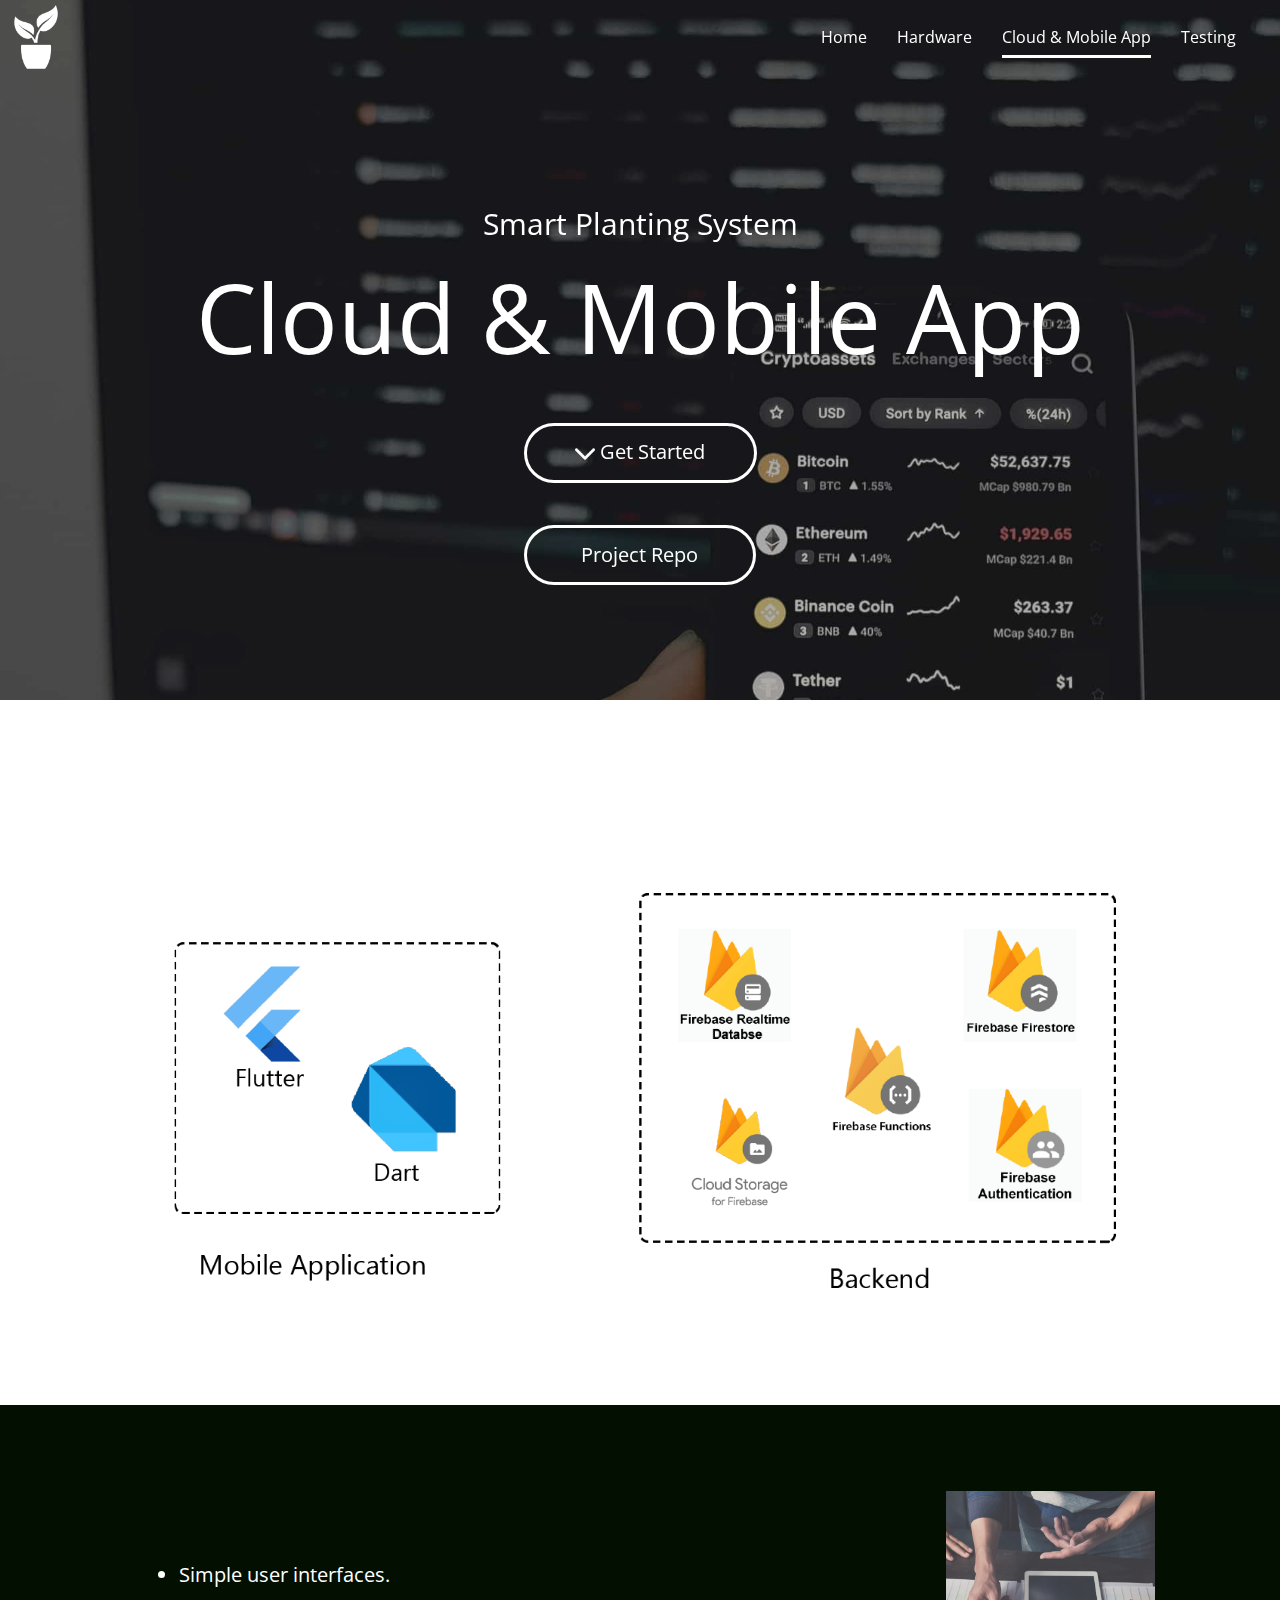
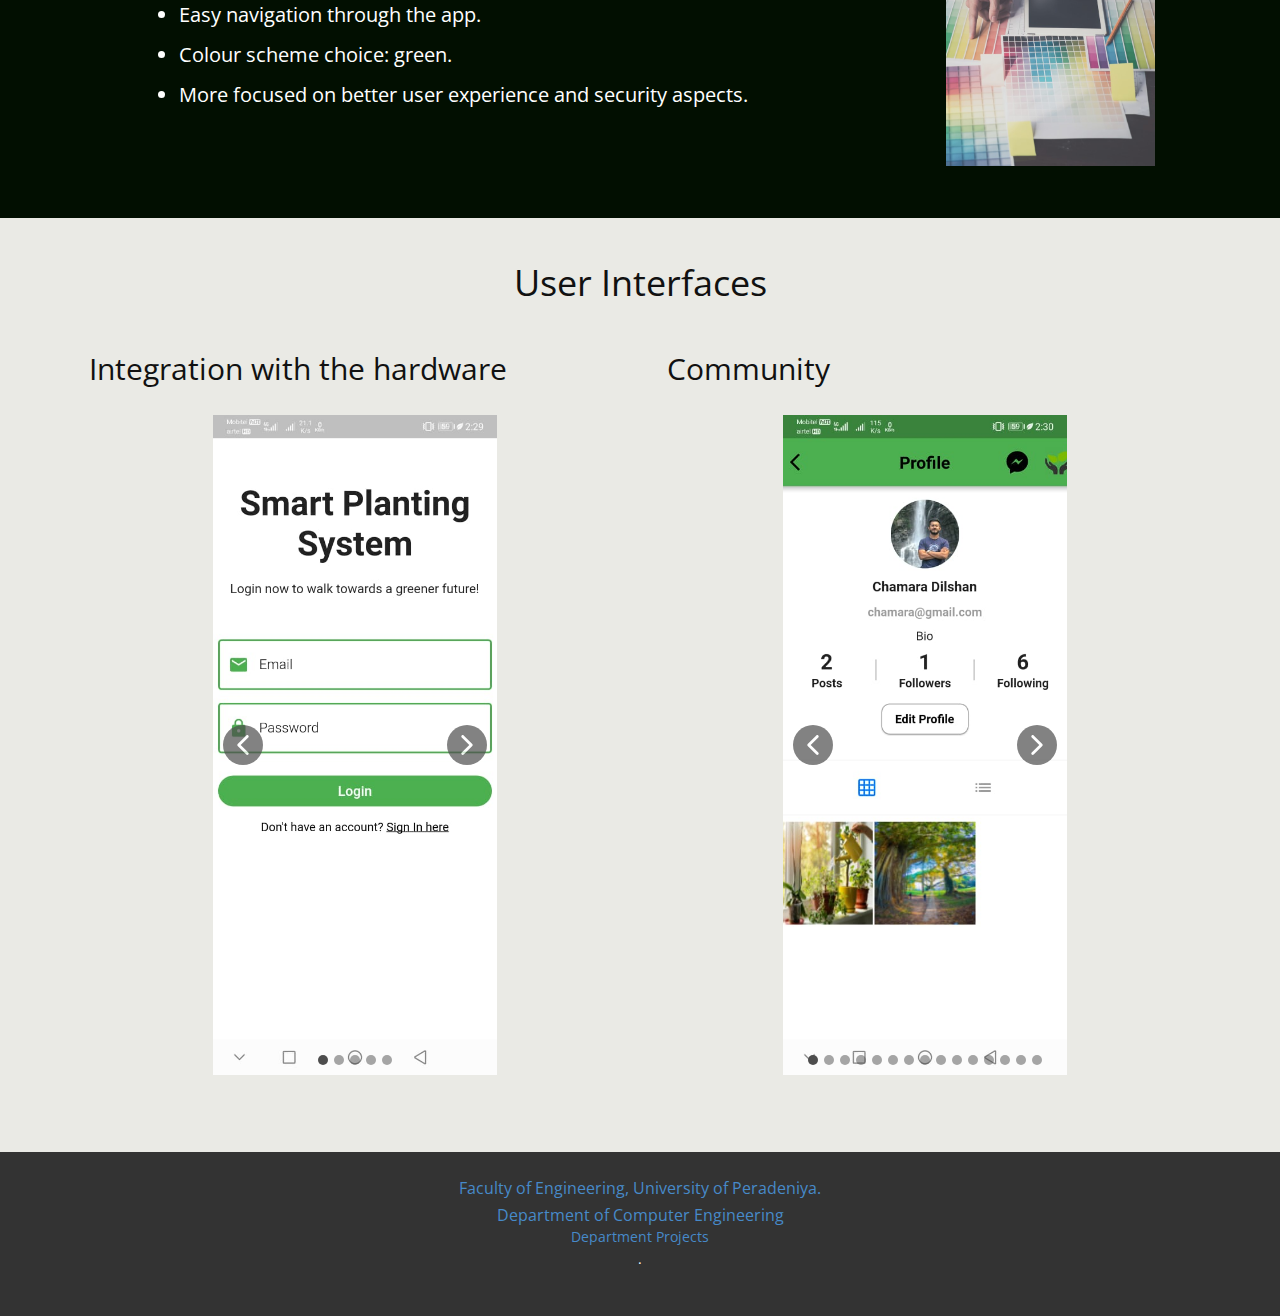
<file: Cloud-and-Application.html>
<!DOCTYPE html>
<html style="font-size: 16px;" lang="en"><head>
    <meta name="viewport" content="width=device-width, initial-scale=1.0">
    <meta charset="utf-8">
    <meta name="keywords" content="Cloud &amp;amp; Mobile App">
    <meta name="description" content="">
    <title>Cloud and Application</title>
    <link rel="stylesheet" href="nicepage.css" media="screen">
<link rel="stylesheet" href="Cloud-and-Application.css" media="screen">
    <script class="u-script" type="text/javascript" src="jquery.js" defer=""></script>
    <script class="u-script" type="text/javascript" src="nicepage.js" defer=""></script>
    <meta name="generator" content="Nicepage 5.2.0, nicepage.com">
    <link rel="icon" href="images/favicon.png">
    <link id="u-theme-google-font" rel="stylesheet" href="https://fonts.googleapis.com/css?family=Open+Sans:300,300i,400,400i,500,500i,600,600i,700,700i,800,800i">
    
    
    
    
    
    <script type="application/ld+json">{
		"@context": "http://schema.org",
		"@type": "Organization",
		"name": "Smart Planting System",
		"logo": "images/Logo_white8x.png"
}</script>
    <meta name="theme-color" content="#478ac9">
    <meta property="og:title" content="Cloud and Application">
    <meta property="og:description" content="">
    <meta property="og:type" content="website">
  </head>
  <body class="u-body u-overlap u-overlap-contrast u-overlap-transparent u-xl-mode" data-lang="en"><header class="u-clearfix u-header u-sticky u-sticky-3fe1 u-header" id="sec-afed"><a href="Smart-Planting-System.html" class="u-image u-logo u-image-1" data-image-width="1920" data-image-height="1920" title="Home">
        <img src="images/Logo_white8x.png" class="u-logo-image u-logo-image-1">
      </a><nav class="u-menu u-menu-one-level u-offcanvas u-menu-1">
        <div class="menu-collapse" style="font-size: 1rem; letter-spacing: 0px;">
          <a class="u-button-style u-custom-left-right-menu-spacing u-custom-padding-bottom u-custom-text-hover-color u-custom-top-bottom-menu-spacing u-nav-link u-text-active-palette-1-base u-text-hover-palette-2-base" href="#">
            <svg class="u-svg-link" viewBox="0 0 24 24"><use xmlns:xlink="http://www.w3.org/1999/xlink" xlink:href="#menu-hamburger"></use></svg>
            <svg class="u-svg-content" version="1.1" id="menu-hamburger" viewBox="0 0 16 16" x="0px" y="0px" xmlns:xlink="http://www.w3.org/1999/xlink" xmlns="http://www.w3.org/2000/svg"><g><rect y="1" width="16" height="2"></rect><rect y="7" width="16" height="2"></rect><rect y="13" width="16" height="2"></rect>
</g></svg>
          </a>
        </div>
        <div class="u-custom-menu u-nav-container">
          <ul class="u-custom-font u-heading-font u-nav u-spacing-30 u-unstyled u-nav-1"><li class="u-nav-item"><a class="u-border-3 u-border-active-white u-border-no-left u-border-no-right u-border-no-top u-button-style u-nav-link u-text-active-white u-text-hover-grey-15 u-text-white" href="Smart-Planting-System.html" style="padding: 10px 0px;">Home</a>
</li><li class="u-nav-item"><a class="u-border-3 u-border-active-white u-border-no-left u-border-no-right u-border-no-top u-button-style u-nav-link u-text-active-white u-text-hover-grey-15 u-text-white" href="Embedded-System.html" style="padding: 10px 0px;">Hardware</a>
</li><li class="u-nav-item"><a class="u-border-3 u-border-active-white u-border-no-left u-border-no-right u-border-no-top u-button-style u-nav-link u-text-active-white u-text-hover-grey-15 u-text-white" href="Cloud-and-Application.html" style="padding: 10px 0px;">Cloud &amp; Mobile App</a>
</li><li class="u-nav-item"><a class="u-border-3 u-border-active-white u-border-no-left u-border-no-right u-border-no-top u-button-style u-nav-link u-text-active-white u-text-hover-grey-15 u-text-white" href="Testing.html" style="padding: 10px 0px;">Testing</a>
</li></ul>
        </div>
        <div class="u-custom-menu u-nav-container-collapse">
          <div class="u-black u-container-style u-inner-container-layout u-opacity u-opacity-95 u-sidenav">
            <div class="u-inner-container-layout u-sidenav-overflow">
              <div class="u-menu-close"></div>
              <ul class="u-align-center u-nav u-popupmenu-items u-unstyled u-nav-2"><li class="u-nav-item"><a class="u-button-style u-nav-link" href="Smart-Planting-System.html">Home</a>
</li><li class="u-nav-item"><a class="u-button-style u-nav-link" href="Embedded-System.html">Hardware</a>
</li><li class="u-nav-item"><a class="u-button-style u-nav-link" href="Cloud-and-Application.html">Cloud &amp; Mobile App</a>
</li><li class="u-nav-item"><a class="u-button-style u-nav-link" href="Testing.html">Testing</a>
</li></ul>
            </div>
          </div>
          <div class="u-black u-menu-overlay u-opacity u-opacity-70"></div>
        </div>
      </nav></header>
    <section class="u-clearfix u-image u-shading u-section-1" id="cloudHome" data-image-width="1920" data-image-height="1536">
      <div class="u-clearfix u-sheet u-sheet-1">
        <p class="u-align-center u-custom-font u-heading-font u-text u-text-default u-text-1" data-animation-name="customAnimationIn" data-animation-duration="2000">Smart Planting System</p>
        <h2 class="u-align-center u-text u-text-body-alt-color u-text-2" data-animation-name="customAnimationIn" data-animation-duration="2000">Cloud &amp; Mobile App</h2>
        <a href="Cloud-and-Application.html#cloudTechStack" class="u-border-3 u-border-hover-white u-border-white u-btn u-btn-round u-button-style u-custom-font u-heading-font u-hover-custom-color-2 u-none u-radius-50 u-text-hover-white u-btn-1" data-animation-name="customAnimationIn" data-animation-duration="2000"><span class="u-file-icon u-icon u-text-white"><img src="images/32195-0c06d182.png" alt=""></span>&nbsp;Get Started
        </a>
        <a href="https://github.com/cepdnaclk/e18-3yp-Smart-Planting-System" class="u-border-3 u-border-hover-white u-border-white u-btn u-btn-round u-button-style u-custom-font u-heading-font u-hover-custom-color-2 u-none u-radius-50 u-text-hover-white u-btn-2" data-animation-name="customAnimationIn" data-animation-duration="2000" target="_blank">Project Repo</a>
      </div>
    </section>
    <section class="u-align-center u-clearfix u-white u-section-2" id="cloudTechStack">
      <div class="u-clearfix u-sheet u-sheet-1">
        <h2 class="u-align-center u-text u-text-1" data-animation-name="customAnimationIn" data-animation-duration="1500" data-animation-out="0">Technology Stack</h2>
        <img class="u-image u-image-contain u-image-default u-preserve-proportions u-image-1" src="images/Artboard13.png" alt="" data-image-width="1366" data-image-height="768">
      </div>
    </section>
    <section class="u-align-center u-clearfix u-custom-color-4 u-section-3" id="sec-61f7">
      <div class="u-clearfix u-sheet u-sheet-1">
        <h2 class="u-align-center u-text u-text-1" data-animation-name="customAnimationIn" data-animation-duration="1500" data-animation-out="0">Mobile application design choices</h2>
        <img class="u-image u-image-default u-preserve-proportions u-image-1" src="images/Picture1.jpg" alt="" data-image-width="665" data-image-height="866">
        <ul class="u-align-left u-text u-text-2" data-animation-name="" data-animation-duration="0" data-animation-delay="0" data-animation-direction="">
          <li>Simple user interfaces.</li>
          <li>Easy navigation through the app.</li>
          <li>Colour scheme choice: green.</li>
          <li>More focused on better user experience and security aspects.</li>
        </ul>
      </div>
    </section>
    <section class="u-align-center u-clearfix u-custom-color-3 u-section-4" id="sec-8e3e">
      <div class="u-clearfix u-sheet u-sheet-1">
        <h2 class="u-text u-text-default u-text-1">User Interfaces</h2>
        <div class="u-clearfix u-expanded-width u-layout-wrap u-layout-wrap-1">
          <div class="u-layout">
            <div class="u-layout-row">
              <div class="u-container-style u-layout-cell u-size-30 u-layout-cell-1">
                <div class="u-container-layout u-container-layout-1">
                  <h2 class="u-text u-text-default u-text-2">Integration with the hardware</h2>
                  <div class="u-carousel u-gallery u-gallery-slider u-layout-carousel u-lightbox u-no-transition u-show-text-on-hover u-gallery-1" id="carousel-91ea" data-interval="5000" data-u-ride="carousel">
                    <ol class="u-absolute-hcenter u-carousel-indicators u-carousel-indicators-1">
                      <li data-u-target="#carousel-91ea" data-u-slide-to="0" class="u-active u-grey-70 u-shape-circle" style="width: 10px; height: 10px;"></li>
                      <li data-u-target="#carousel-91ea" data-u-slide-to="1" class="u-grey-70 u-shape-circle" style="width: 10px; height: 10px;"></li>
                      <li data-u-target="#carousel-91ea" data-u-slide-to="2" class="u-grey-70 u-shape-circle" style="width: 10px; height: 10px;"></li>
                      <li data-u-target="#carousel-91ea" data-u-slide-to="3" class="u-grey-70 u-shape-circle" style="width: 10px; height: 10px;"></li>
                      <li data-u-target="#carousel-91ea" data-u-slide-to="4" class="u-grey-70 u-shape-circle" style="width: 10px; height: 10px;"></li>
                    </ol>
                    <div class="u-carousel-inner u-gallery-inner" role="listbox">
                      <div class="u-active u-carousel-item u-effect-fade u-gallery-item u-carousel-item-1">
                        <div class="u-back-slide" data-image-width="540" data-image-height="1156">
                          <img class="u-back-image u-expanded" src="images/Login2.jpg">
                        </div>
                        <div class="u-align-center u-over-slide u-shading u-valign-bottom u-over-slide-1">
                          <h3 class="u-gallery-heading">Sample Title</h3>
                          <p class="u-gallery-text">Sample Text</p>
                        </div>
                      </div>
                      <div class="u-carousel-item u-effect-fade u-gallery-item u-carousel-item-2">
                        <div class="u-back-slide" data-image-width="540" data-image-height="1156">
                          <img class="u-back-image u-expanded" src="images/Login.jpg">
                        </div>
                        <div class="u-align-center u-over-slide u-shading u-valign-bottom u-over-slide-2">
                          <h3 class="u-gallery-heading">Sample Title</h3>
                          <p class="u-gallery-text">Sample Text</p>
                        </div>
                      </div>
                      <div class="u-carousel-item u-effect-fade u-gallery-item u-carousel-item-3" data-image-width="2836" data-image-height="1875">
                        <div class="u-back-slide" data-image-width="540" data-image-height="1156">
                          <img class="u-back-image u-expanded" src="images/addPlant.jpg">
                        </div>
                        <div class="u-align-center u-over-slide u-shading u-valign-bottom u-over-slide-3">
                          <h3 class="u-gallery-heading">Sample Title</h3>
                          <p class="u-gallery-text">Sample Text</p>
                        </div>
                      </div>
                      <div class="u-carousel-item u-effect-fade u-gallery-item u-carousel-item-4" data-image-width="540" data-image-height="1156">
                        <div class="u-back-slide">
                          <img class="u-back-image u-expanded" src="images/plantPage.jpg">
                        </div>
                        <div class="u-align-center u-over-slide u-shading u-valign-bottom u-over-slide-4">
                          <h3 class="u-gallery-heading"></h3>
                          <p class="u-gallery-text"></p>
                        </div>
                        <style data-mode="XL"></style>
                        <style data-mode="LG"></style>
                        <style data-mode="MD"></style>
                        <style data-mode="SM"></style>
                        <style data-mode="XS"></style>
                      </div>
                      <div class="u-carousel-item u-effect-fade u-gallery-item u-carousel-item-5" data-image-width="540" data-image-height="1156">
                        <div class="u-back-slide">
                          <img class="u-back-image u-expanded" src="images/plantInfo.jpg">
                        </div>
                        <div class="u-align-center u-over-slide u-shading u-valign-bottom u-over-slide-5">
                          <h3 class="u-gallery-heading"></h3>
                          <p class="u-gallery-text"></p>
                        </div>
                        <style data-mode="XL"></style>
                        <style data-mode="LG"></style>
                        <style data-mode="MD"></style>
                        <style data-mode="SM"></style>
                        <style data-mode="XS"></style>
                      </div>
                    </div>
                    <a class="u-absolute-vcenter u-carousel-control u-carousel-control-prev u-grey-70 u-icon-circle u-opacity u-opacity-70 u-spacing-10 u-text-white u-carousel-control-1" href="#carousel-91ea" role="button" data-u-slide="prev">
                      <span aria-hidden="true">
                        <svg viewBox="0 0 451.847 451.847"><path d="M97.141,225.92c0-8.095,3.091-16.192,9.259-22.366L300.689,9.27c12.359-12.359,32.397-12.359,44.751,0
c12.354,12.354,12.354,32.388,0,44.748L173.525,225.92l171.903,171.909c12.354,12.354,12.354,32.391,0,44.744
c-12.354,12.365-32.386,12.365-44.745,0l-194.29-194.281C100.226,242.115,97.141,234.018,97.141,225.92z"></path></svg>
                      </span>
                      <span class="sr-only">
                        <svg viewBox="0 0 451.847 451.847"><path d="M97.141,225.92c0-8.095,3.091-16.192,9.259-22.366L300.689,9.27c12.359-12.359,32.397-12.359,44.751,0
c12.354,12.354,12.354,32.388,0,44.748L173.525,225.92l171.903,171.909c12.354,12.354,12.354,32.391,0,44.744
c-12.354,12.365-32.386,12.365-44.745,0l-194.29-194.281C100.226,242.115,97.141,234.018,97.141,225.92z"></path></svg>
                      </span>
                    </a>
                    <a class="u-absolute-vcenter u-carousel-control u-carousel-control-next u-grey-70 u-icon-circle u-opacity u-opacity-70 u-spacing-10 u-text-white u-carousel-control-2" href="#carousel-91ea" role="button" data-u-slide="next">
                      <span aria-hidden="true">
                        <svg viewBox="0 0 451.846 451.847"><path d="M345.441,248.292L151.154,442.573c-12.359,12.365-32.397,12.365-44.75,0c-12.354-12.354-12.354-32.391,0-44.744
L278.318,225.92L106.409,54.017c-12.354-12.359-12.354-32.394,0-44.748c12.354-12.359,32.391-12.359,44.75,0l194.287,194.284
c6.177,6.18,9.262,14.271,9.262,22.366C354.708,234.018,351.617,242.115,345.441,248.292z"></path></svg>
                      </span>
                      <span class="sr-only">
                        <svg viewBox="0 0 451.846 451.847"><path d="M345.441,248.292L151.154,442.573c-12.359,12.365-32.397,12.365-44.75,0c-12.354-12.354-12.354-32.391,0-44.744
L278.318,225.92L106.409,54.017c-12.354-12.359-12.354-32.394,0-44.748c12.354-12.359,32.391-12.359,44.75,0l194.287,194.284
c6.177,6.18,9.262,14.271,9.262,22.366C354.708,234.018,351.617,242.115,345.441,248.292z"></path></svg>
                      </span>
                    </a>
                  </div>
                </div>
              </div>
              <div class="u-container-style u-layout-cell u-size-30 u-layout-cell-2">
                <div class="u-container-layout u-container-layout-2">
                  <h2 class="u-text u-text-default u-text-3">Community</h2>
                  <div class="u-carousel u-gallery u-gallery-slider u-layout-carousel u-lightbox u-no-transition u-show-text-on-hover u-gallery-2" id="carousel-7cc6" data-interval="5000" data-u-ride="carousel">
                    <ol class="u-absolute-hcenter u-carousel-indicators u-carousel-indicators-2">
                      <li data-u-target="#carousel-7cc6" data-u-slide-to="0" class="u-active u-grey-70 u-shape-circle" style="width: 10px; height: 10px;"></li>
                      <li data-u-target="#carousel-7cc6" data-u-slide-to="1" class="u-grey-70 u-shape-circle" style="width: 10px; height: 10px;"></li>
                      <li data-u-target="#carousel-7cc6" data-u-slide-to="2" class="u-grey-70 u-shape-circle" style="width: 10px; height: 10px;"></li>
                      <li data-u-target="#carousel-7cc6" data-u-slide-to="3" class="u-grey-70 u-shape-circle" style="width: 10px; height: 10px;"></li>
                      <li data-u-target="#carousel-7cc6" data-u-slide-to="4" class="u-grey-70 u-shape-circle" style="width: 10px; height: 10px;"></li>
                      <li data-u-target="#carousel-7cc6" data-u-slide-to="5" class="u-grey-70 u-shape-circle" style="width: 10px; height: 10px;"></li>
                      <li data-u-target="#carousel-7cc6" data-u-slide-to="6" class="u-grey-70 u-shape-circle" style="width: 10px; height: 10px;"></li>
                      <li data-u-target="#carousel-7cc6" data-u-slide-to="7" class="u-grey-70 u-shape-circle" style="width: 10px; height: 10px;"></li>
                      <li data-u-target="#carousel-7cc6" data-u-slide-to="8" class="u-grey-70 u-shape-circle" style="width: 10px; height: 10px;"></li>
                      <li data-u-target="#carousel-7cc6" data-u-slide-to="9" class="u-grey-70 u-shape-circle" style="width: 10px; height: 10px;"></li>
                      <li data-u-target="#carousel-7cc6" data-u-slide-to="10" class="u-grey-70 u-shape-circle" style="width: 10px; height: 10px;"></li>
                      <li data-u-target="#carousel-7cc6" data-u-slide-to="11" class="u-grey-70 u-shape-circle" style="width: 10px; height: 10px;"></li>
                      <li data-u-target="#carousel-7cc6" data-u-slide-to="12" class="u-grey-70 u-shape-circle" style="width: 10px; height: 10px;"></li>
                      <li data-u-target="#carousel-7cc6" data-u-slide-to="13" class="u-grey-70 u-shape-circle" style="width: 10px; height: 10px;"></li>
                      <li data-u-target="#carousel-7cc6" data-u-slide-to="14" class="u-grey-70 u-shape-circle" style="width: 10px; height: 10px;"></li>
                    </ol>
                    <div class="u-carousel-inner u-gallery-inner" role="listbox">
                      <div class="u-active u-carousel-item u-effect-fade u-gallery-item u-carousel-item-6">
                        <div class="u-back-slide" data-image-width="540" data-image-height="1156">
                          <img class="u-back-image u-expanded" src="images/profile.jpg">
                        </div>
                        <div class="u-align-center u-over-slide u-shading u-valign-bottom u-over-slide-6">
                          <h3 class="u-gallery-heading">Sample Title</h3>
                          <p class="u-gallery-text">Sample Text</p>
                        </div>
                      </div>
                      <div class="u-carousel-item u-effect-fade u-gallery-item u-carousel-item-7">
                        <div class="u-back-slide" data-image-width="540" data-image-height="1156">
                          <img class="u-back-image u-expanded" src="images/editprofile.jpg">
                        </div>
                        <div class="u-align-center u-over-slide u-shading u-valign-bottom u-over-slide-7">
                          <h3 class="u-gallery-heading">Sample Title</h3>
                          <p class="u-gallery-text">Sample Text</p>
                        </div>
                      </div>
                      <div class="u-carousel-item u-effect-fade u-gallery-item u-carousel-item-8" data-image-width="2836" data-image-height="1875">
                        <div class="u-back-slide" data-image-width="540" data-image-height="1156">
                          <img class="u-back-image u-expanded" src="images/logout.jpg">
                        </div>
                        <div class="u-align-center u-over-slide u-shading u-valign-bottom u-over-slide-8">
                          <h3 class="u-gallery-heading">Sample Title</h3>
                          <p class="u-gallery-text">Sample Text</p>
                        </div>
                      </div>
                      <div class="u-carousel-item u-effect-fade u-gallery-item u-carousel-item-9" data-image-width="540" data-image-height="1156">
                        <div class="u-back-slide" data-image-width="540" data-image-height="1156">
                          <img class="u-back-image u-expanded" src="images/uploadImage.jpg">
                        </div>
                        <div class="u-align-center u-over-slide u-shading u-valign-bottom u-over-slide-9">
                          <h3 class="u-gallery-heading"></h3>
                          <p class="u-gallery-text"></p>
                        </div>
                        <style data-mode="XL"></style>
                        <style data-mode="LG"></style>
                        <style data-mode="MD"></style>
                        <style data-mode="SM"></style>
                        <style data-mode="XS"></style>
                      </div>
                      <div class="u-carousel-item u-effect-fade u-gallery-item u-carousel-item-10" data-image-width="540" data-image-height="1156">
                        <div class="u-back-slide" data-image-width="540" data-image-height="1156">
                          <img class="u-back-image u-expanded" src="images/createPost.jpg">
                        </div>
                        <div class="u-align-center u-over-slide u-shading u-valign-bottom u-over-slide-10">
                          <h3 class="u-gallery-heading"></h3>
                          <p class="u-gallery-text"></p>
                        </div>
                        <style data-mode="XL"></style>
                        <style data-mode="LG"></style>
                        <style data-mode="MD"></style>
                        <style data-mode="SM"></style>
                        <style data-mode="XS"></style>
                      </div>
                      <div class="u-carousel-item u-effect-fade u-gallery-item u-carousel-item-11" data-image-width="540" data-image-height="1156">
                        <div class="u-back-slide">
                          <img class="u-back-image u-expanded" src="images/editPost.jpg">
                        </div>
                        <div class="u-align-center u-over-slide u-shading u-valign-bottom u-over-slide-11">
                          <h3 class="u-gallery-heading"></h3>
                          <p class="u-gallery-text"></p>
                        </div>
                        <style data-mode="XL"></style>
                        <style data-mode="LG"></style>
                        <style data-mode="MD"></style>
                        <style data-mode="SM"></style>
                        <style data-mode="XS"></style>
                      </div>
                      <div class="u-carousel-item u-effect-fade u-gallery-item u-carousel-item-12" data-image-width="540" data-image-height="1156">
                        <div class="u-back-slide">
                          <img class="u-back-image u-expanded" src="images/timeline.jpg">
                        </div>
                        <div class="u-align-center u-over-slide u-shading u-valign-bottom u-over-slide-12">
                          <h3 class="u-gallery-heading"></h3>
                          <p class="u-gallery-text"></p>
                        </div>
                        <style data-mode="XL"></style>
                        <style data-mode="LG"></style>
                        <style data-mode="MD"></style>
                        <style data-mode="SM"></style>
                        <style data-mode="XS"></style>
                      </div>
                      <div class="u-carousel-item u-effect-fade u-gallery-item u-carousel-item-13" data-image-width="540" data-image-height="1156">
                        <div class="u-back-slide">
                          <img class="u-back-image u-expanded" src="images/removePost.jpg">
                        </div>
                        <div class="u-align-center u-over-slide u-shading u-valign-bottom u-over-slide-13">
                          <h3 class="u-gallery-heading"></h3>
                          <p class="u-gallery-text"></p>
                        </div>
                        <style data-mode="XL"></style>
                        <style data-mode="LG"></style>
                        <style data-mode="MD"></style>
                        <style data-mode="SM"></style>
                        <style data-mode="XS"></style>
                      </div>
                      <div class="u-carousel-item u-effect-fade u-gallery-item u-carousel-item-14" data-image-width="540" data-image-height="1156">
                        <div class="u-back-slide">
                          <img class="u-back-image u-expanded" src="images/notification.jpg">
                        </div>
                        <div class="u-align-center u-over-slide u-shading u-valign-bottom u-over-slide-14">
                          <h3 class="u-gallery-heading"></h3>
                          <p class="u-gallery-text"></p>
                        </div>
                        <style data-mode="XL"></style>
                        <style data-mode="LG"></style>
                        <style data-mode="MD"></style>
                        <style data-mode="SM"></style>
                        <style data-mode="XS"></style>
                      </div>
                      <div class="u-carousel-item u-effect-fade u-gallery-item u-carousel-item-15" data-image-width="540" data-image-height="1156">
                        <div class="u-back-slide">
                          <img class="u-back-image u-expanded" src="images/findUser.jpg">
                        </div>
                        <div class="u-align-center u-over-slide u-shading u-valign-bottom u-over-slide-15">
                          <h3 class="u-gallery-heading"></h3>
                          <p class="u-gallery-text"></p>
                        </div>
                        <style data-mode="XL"></style>
                        <style data-mode="LG"></style>
                        <style data-mode="MD"></style>
                        <style data-mode="SM"></style>
                        <style data-mode="XS"></style>
                      </div>
                      <div class="u-carousel-item u-effect-fade u-gallery-item u-carousel-item-16" data-image-width="540" data-image-height="1156">
                        <div class="u-back-slide">
                          <img class="u-back-image u-expanded" src="images/groups.jpg">
                        </div>
                        <div class="u-align-center u-over-slide u-shading u-valign-bottom u-over-slide-16">
                          <h3 class="u-gallery-heading"></h3>
                          <p class="u-gallery-text"></p>
                        </div>
                        <style data-mode="XL"></style>
                        <style data-mode="LG"></style>
                        <style data-mode="MD"></style>
                        <style data-mode="SM"></style>
                        <style data-mode="XS"></style>
                      </div>
                      <div class="u-carousel-item u-effect-fade u-gallery-item u-carousel-item-17" data-image-width="540" data-image-height="1156">
                        <div class="u-back-slide">
                          <img class="u-back-image u-expanded" src="images/createGroup.jpg">
                        </div>
                        <div class="u-align-center u-over-slide u-shading u-valign-bottom u-over-slide-17">
                          <h3 class="u-gallery-heading"></h3>
                          <p class="u-gallery-text"></p>
                        </div>
                        <style data-mode="XL"></style>
                        <style data-mode="LG"></style>
                        <style data-mode="MD"></style>
                        <style data-mode="SM"></style>
                        <style data-mode="XS"></style>
                      </div>
                      <div class="u-carousel-item u-effect-fade u-gallery-item u-carousel-item-18" data-image-width="540" data-image-height="1156">
                        <div class="u-back-slide">
                          <img class="u-back-image u-expanded" src="images/groupInfo.jpg">
                        </div>
                        <div class="u-align-center u-over-slide u-shading u-valign-bottom u-over-slide-18">
                          <h3 class="u-gallery-heading"></h3>
                          <p class="u-gallery-text"></p>
                        </div>
                        <style data-mode="XL"></style>
                        <style data-mode="LG"></style>
                        <style data-mode="MD"></style>
                        <style data-mode="SM"></style>
                        <style data-mode="XS"></style>
                      </div>
                      <div class="u-carousel-item u-effect-fade u-gallery-item u-carousel-item-19" data-image-width="540" data-image-height="1156">
                        <div class="u-back-slide">
                          <img class="u-back-image u-expanded" src="images/searchgroup.jpg">
                        </div>
                        <div class="u-align-center u-over-slide u-shading u-valign-bottom u-over-slide-19">
                          <h3 class="u-gallery-heading"></h3>
                          <p class="u-gallery-text"></p>
                        </div>
                        <style data-mode="XL"></style>
                        <style data-mode="LG"></style>
                        <style data-mode="MD"></style>
                        <style data-mode="SM"></style>
                        <style data-mode="XS"></style>
                      </div>
                      <div class="u-carousel-item u-effect-fade u-gallery-item u-carousel-item-20" data-image-width="540" data-image-height="1156">
                        <div class="u-back-slide">
                          <img class="u-back-image u-expanded" src="images/chat.jpg">
                        </div>
                        <div class="u-align-center u-over-slide u-shading u-valign-bottom u-over-slide-20">
                          <h3 class="u-gallery-heading"></h3>
                          <p class="u-gallery-text"></p>
                        </div>
                        <style data-mode="XL"></style>
                        <style data-mode="LG"></style>
                        <style data-mode="MD"></style>
                        <style data-mode="SM"></style>
                        <style data-mode="XS"></style>
                      </div>
                    </div>
                    <a class="u-absolute-vcenter u-carousel-control u-carousel-control-prev u-grey-70 u-icon-circle u-opacity u-opacity-70 u-spacing-10 u-text-white u-carousel-control-3" href="#carousel-7cc6" role="button" data-u-slide="prev">
                      <span aria-hidden="true">
                        <svg viewBox="0 0 451.847 451.847"><path d="M97.141,225.92c0-8.095,3.091-16.192,9.259-22.366L300.689,9.27c12.359-12.359,32.397-12.359,44.751,0
c12.354,12.354,12.354,32.388,0,44.748L173.525,225.92l171.903,171.909c12.354,12.354,12.354,32.391,0,44.744
c-12.354,12.365-32.386,12.365-44.745,0l-194.29-194.281C100.226,242.115,97.141,234.018,97.141,225.92z"></path></svg>
                      </span>
                      <span class="sr-only">
                        <svg viewBox="0 0 451.847 451.847"><path d="M97.141,225.92c0-8.095,3.091-16.192,9.259-22.366L300.689,9.27c12.359-12.359,32.397-12.359,44.751,0
c12.354,12.354,12.354,32.388,0,44.748L173.525,225.92l171.903,171.909c12.354,12.354,12.354,32.391,0,44.744
c-12.354,12.365-32.386,12.365-44.745,0l-194.29-194.281C100.226,242.115,97.141,234.018,97.141,225.92z"></path></svg>
                      </span>
                    </a>
                    <a class="u-absolute-vcenter u-carousel-control u-carousel-control-next u-grey-70 u-icon-circle u-opacity u-opacity-70 u-spacing-10 u-text-white u-carousel-control-4" href="#carousel-7cc6" role="button" data-u-slide="next">
                      <span aria-hidden="true">
                        <svg viewBox="0 0 451.846 451.847"><path d="M345.441,248.292L151.154,442.573c-12.359,12.365-32.397,12.365-44.75,0c-12.354-12.354-12.354-32.391,0-44.744
L278.318,225.92L106.409,54.017c-12.354-12.359-12.354-32.394,0-44.748c12.354-12.359,32.391-12.359,44.75,0l194.287,194.284
c6.177,6.18,9.262,14.271,9.262,22.366C354.708,234.018,351.617,242.115,345.441,248.292z"></path></svg>
                      </span>
                      <span class="sr-only">
                        <svg viewBox="0 0 451.846 451.847"><path d="M345.441,248.292L151.154,442.573c-12.359,12.365-32.397,12.365-44.75,0c-12.354-12.354-12.354-32.391,0-44.744
L278.318,225.92L106.409,54.017c-12.354-12.359-12.354-32.394,0-44.748c12.354-12.359,32.391-12.359,44.75,0l194.287,194.284
c6.177,6.18,9.262,14.271,9.262,22.366C354.708,234.018,351.617,242.115,345.441,248.292z"></path></svg>
                      </span>
                    </a>
                  </div>
                </div>
              </div>
            </div>
          </div>
        </div>
      </div>
    </section>
    
    
    <footer class="u-align-center u-clearfix u-footer u-grey-80 u-footer" id="Footer"><div class="u-clearfix u-sheet u-sheet-1">
        <a href="https://eng.pdn.ac.lk/" class="u-active-none u-align-center u-border-none u-btn u-button-link u-button-style u-hover-none u-none u-text-palette-1-base u-btn-1" target="_blank">Faculty of Engineering, University of Peradeniya.<br>
        </a>
        <p class="u-small-text u-text u-text-variant u-text-1">
          <a href="https://projects.ce.pdn.ac.lk/" class="u-active-none u-border-none u-btn u-button-link u-button-style u-hover-none u-none u-text-palette-1-base u-btn-2" target="_blank">Department Projects<br>
          </a>.
        </p>
        <a href="http://www.ce.pdn.ac.lk/" class="u-active-none u-align-center u-border-none u-btn u-button-link u-button-style u-hover-none u-none u-text-palette-1-base u-btn-3" target="_blank">Department of Computer Engineering<br>
        </a>
      </div></footer>
  
</body></html>
</file>
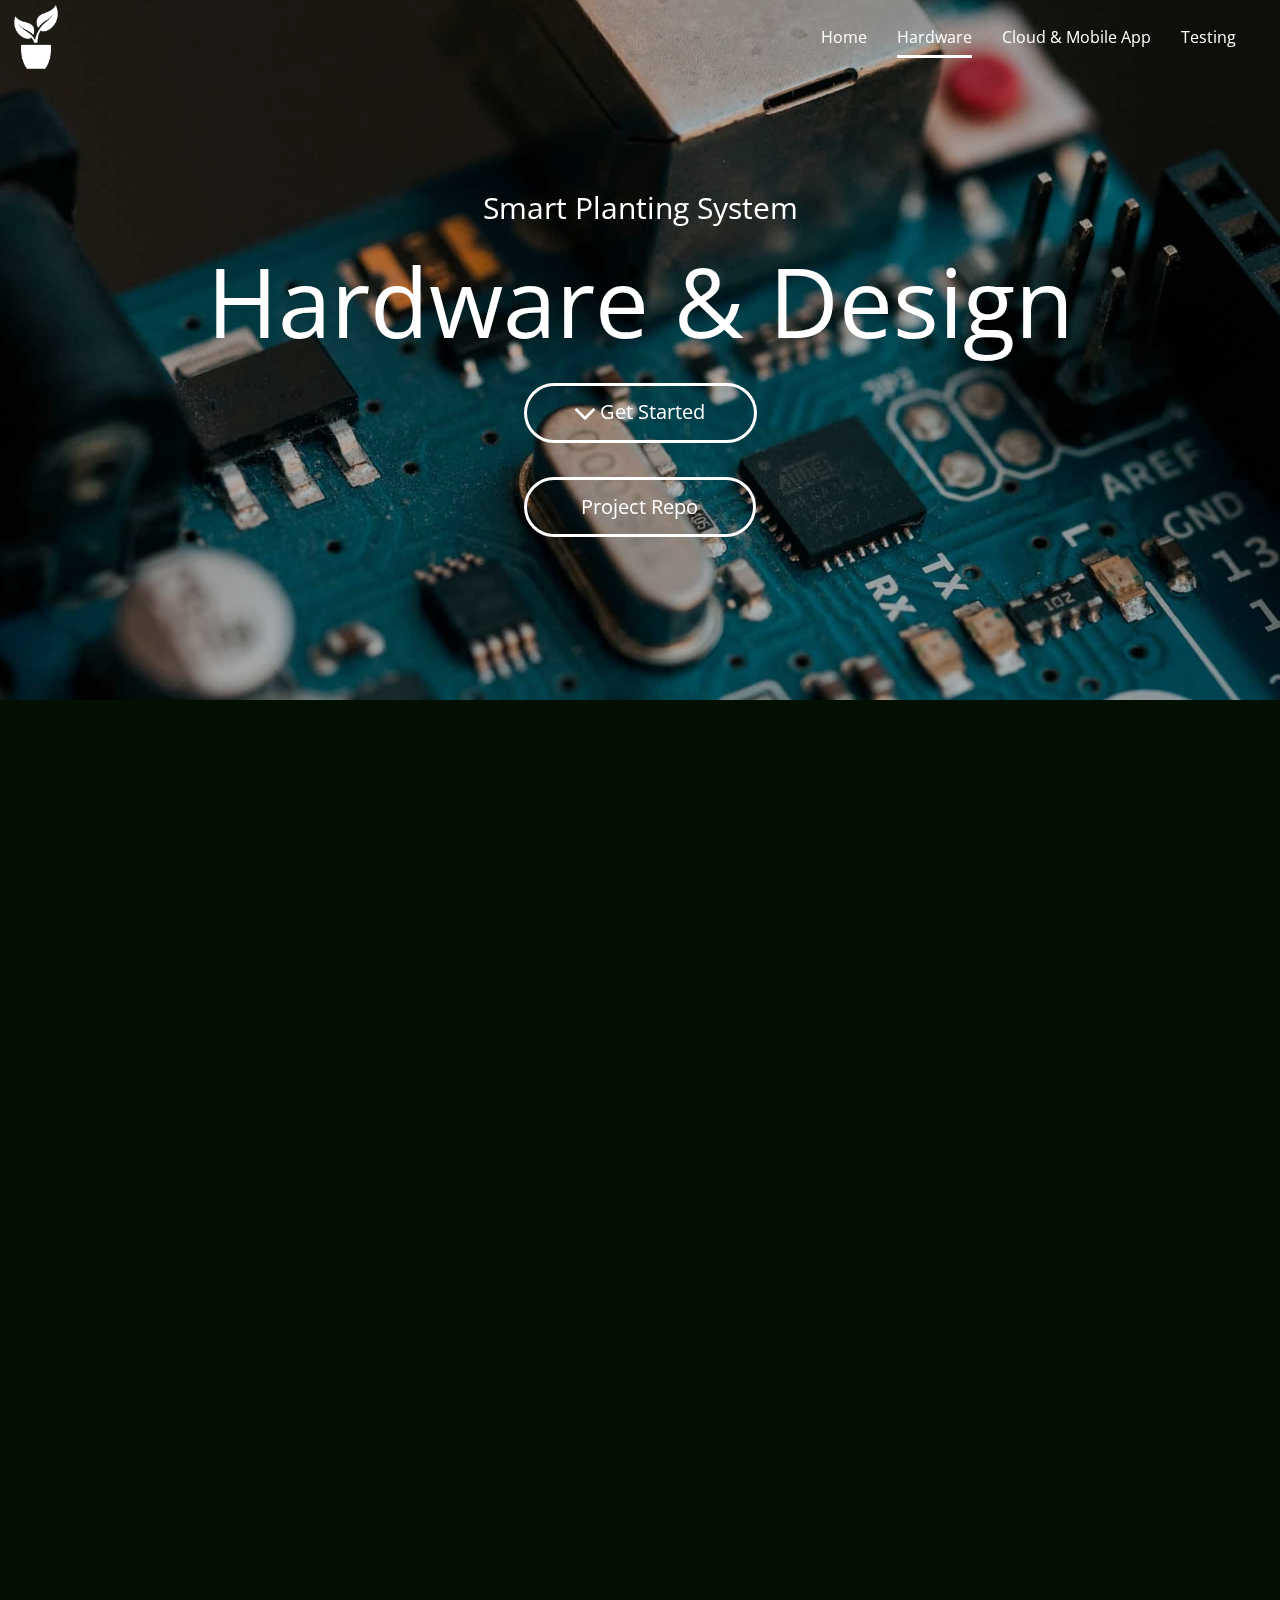
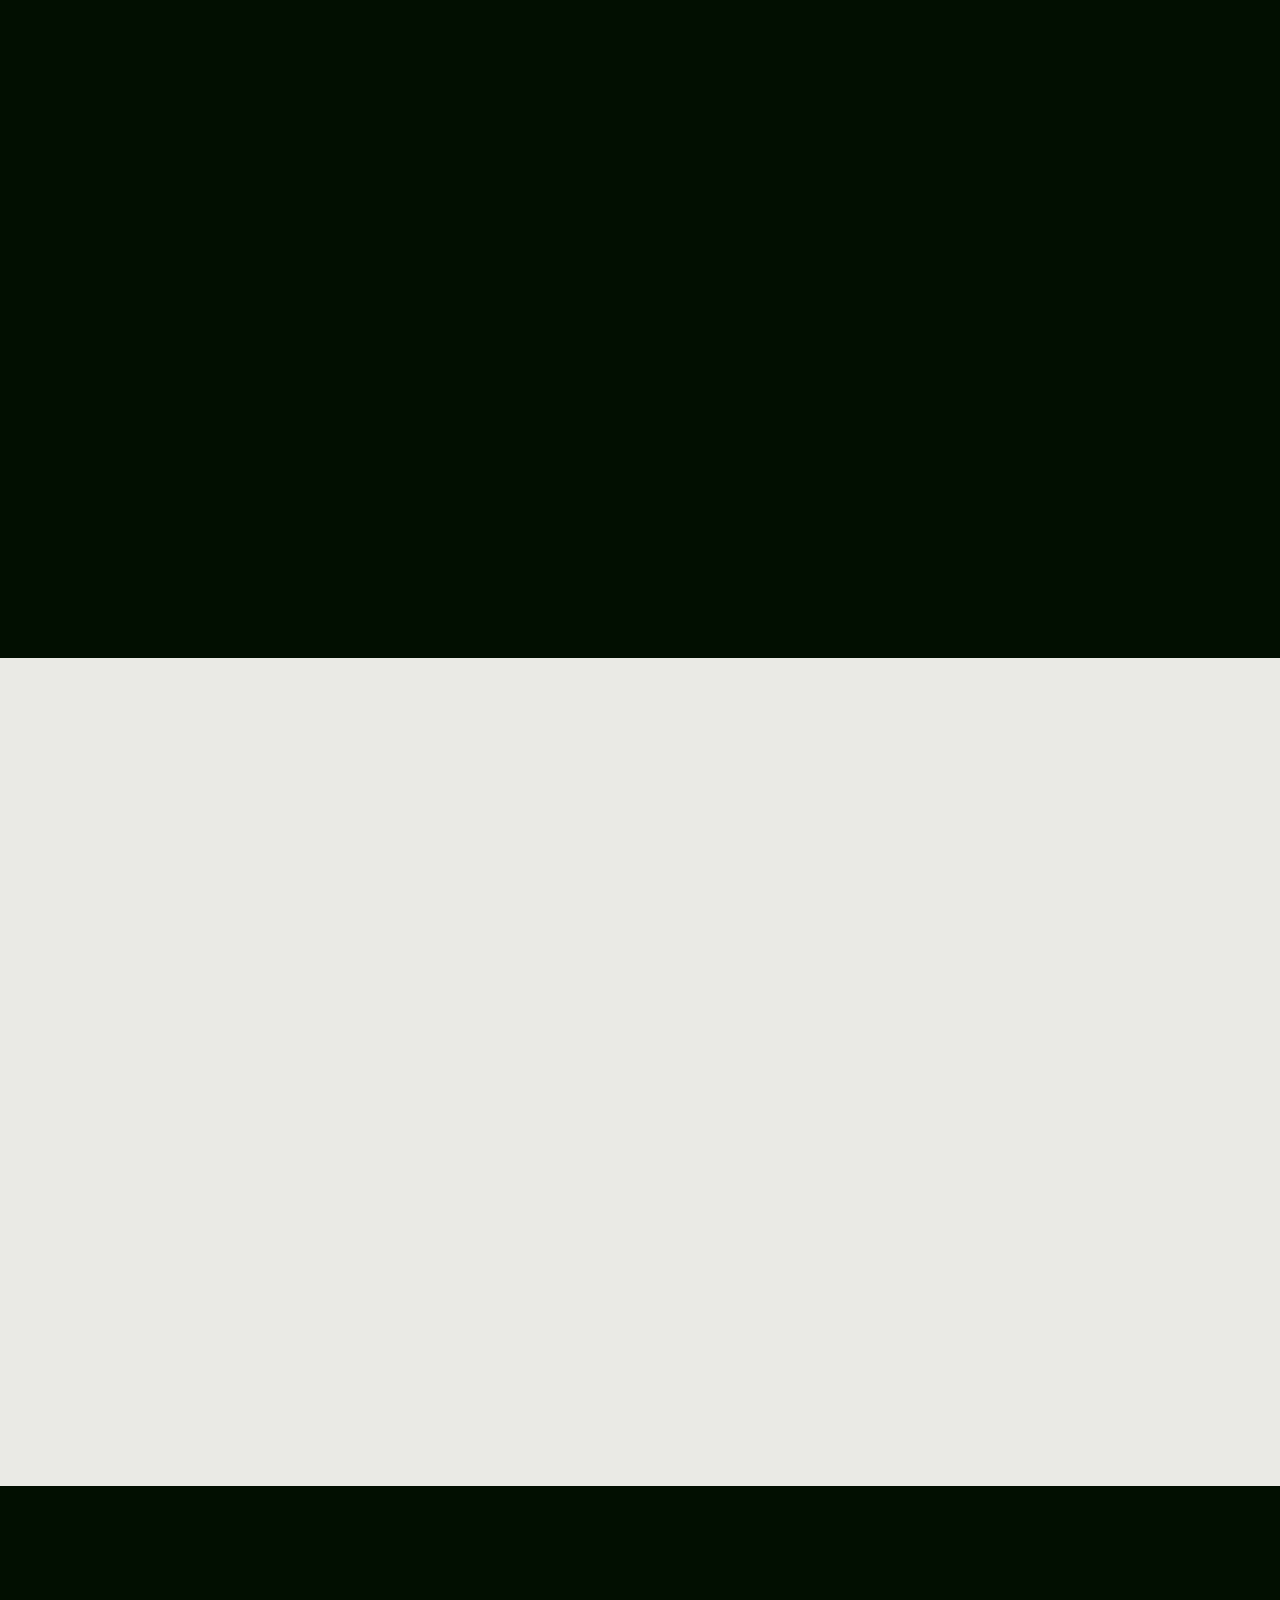
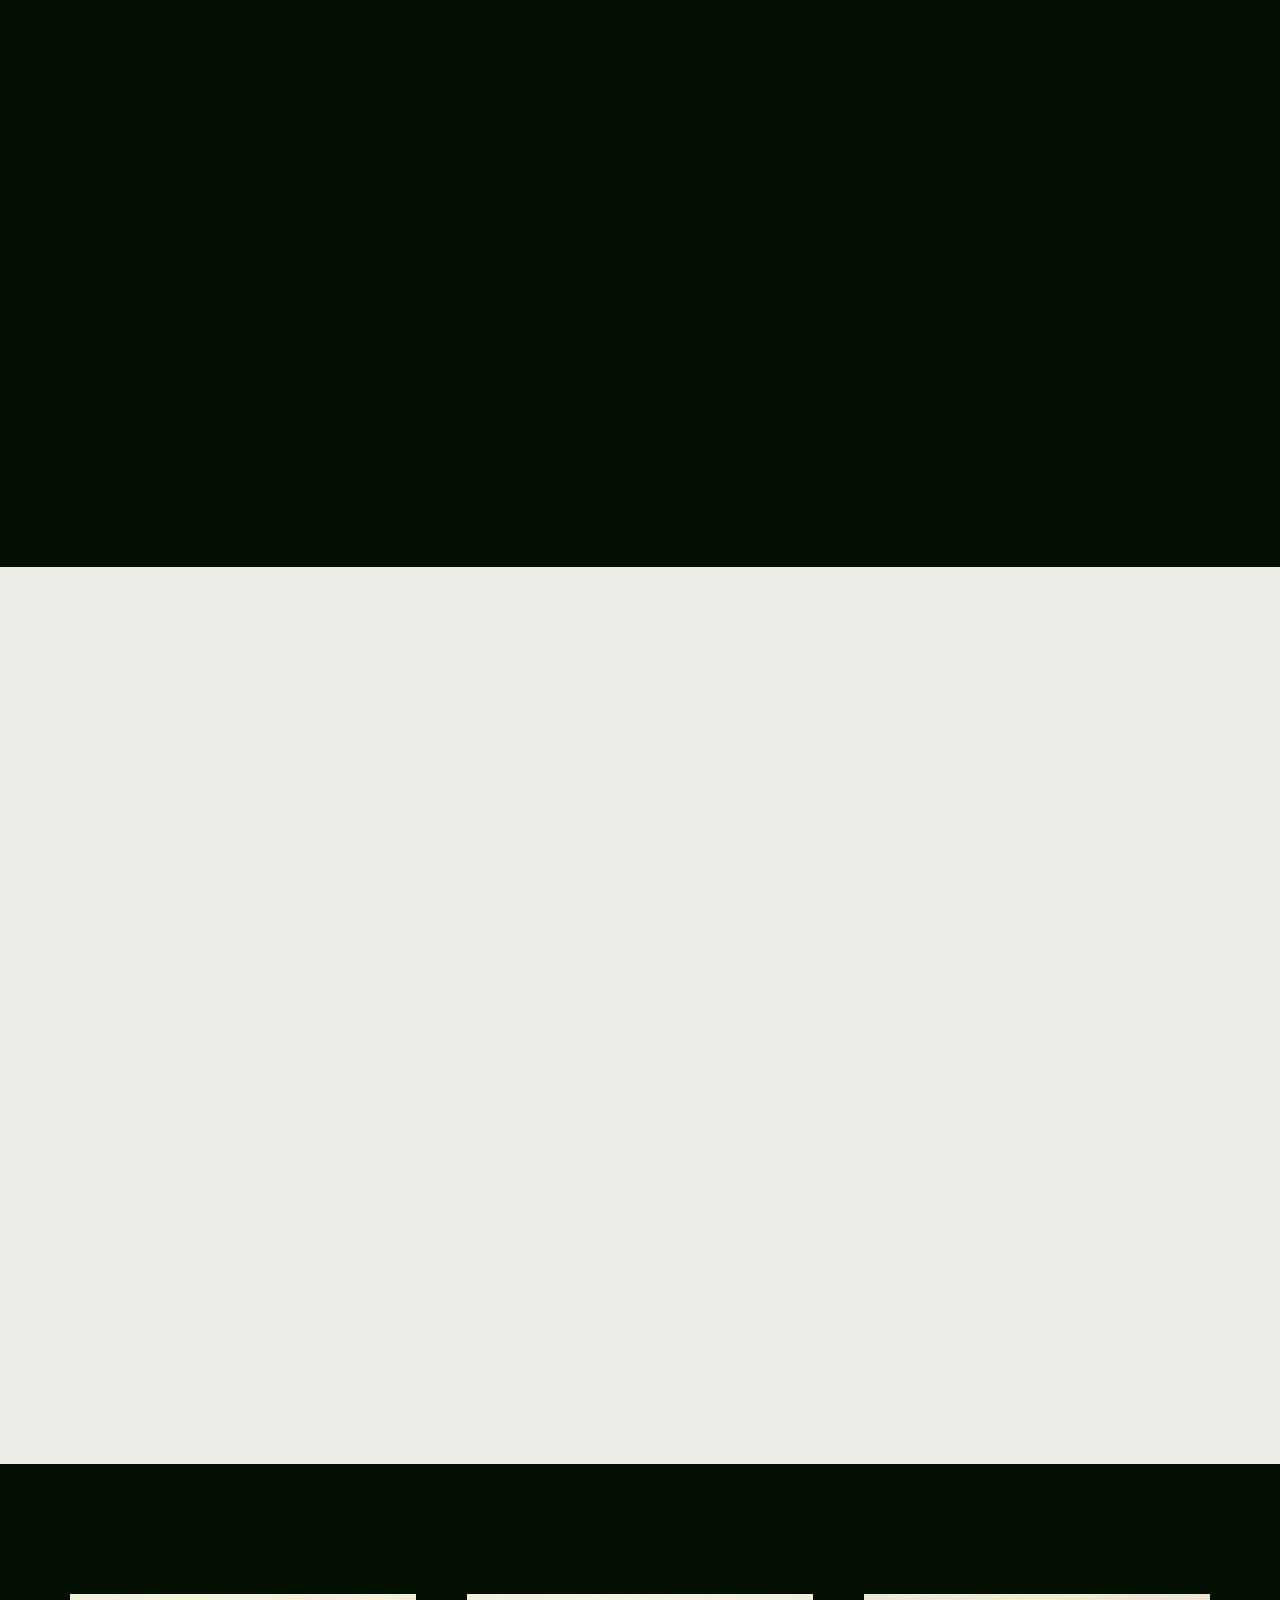
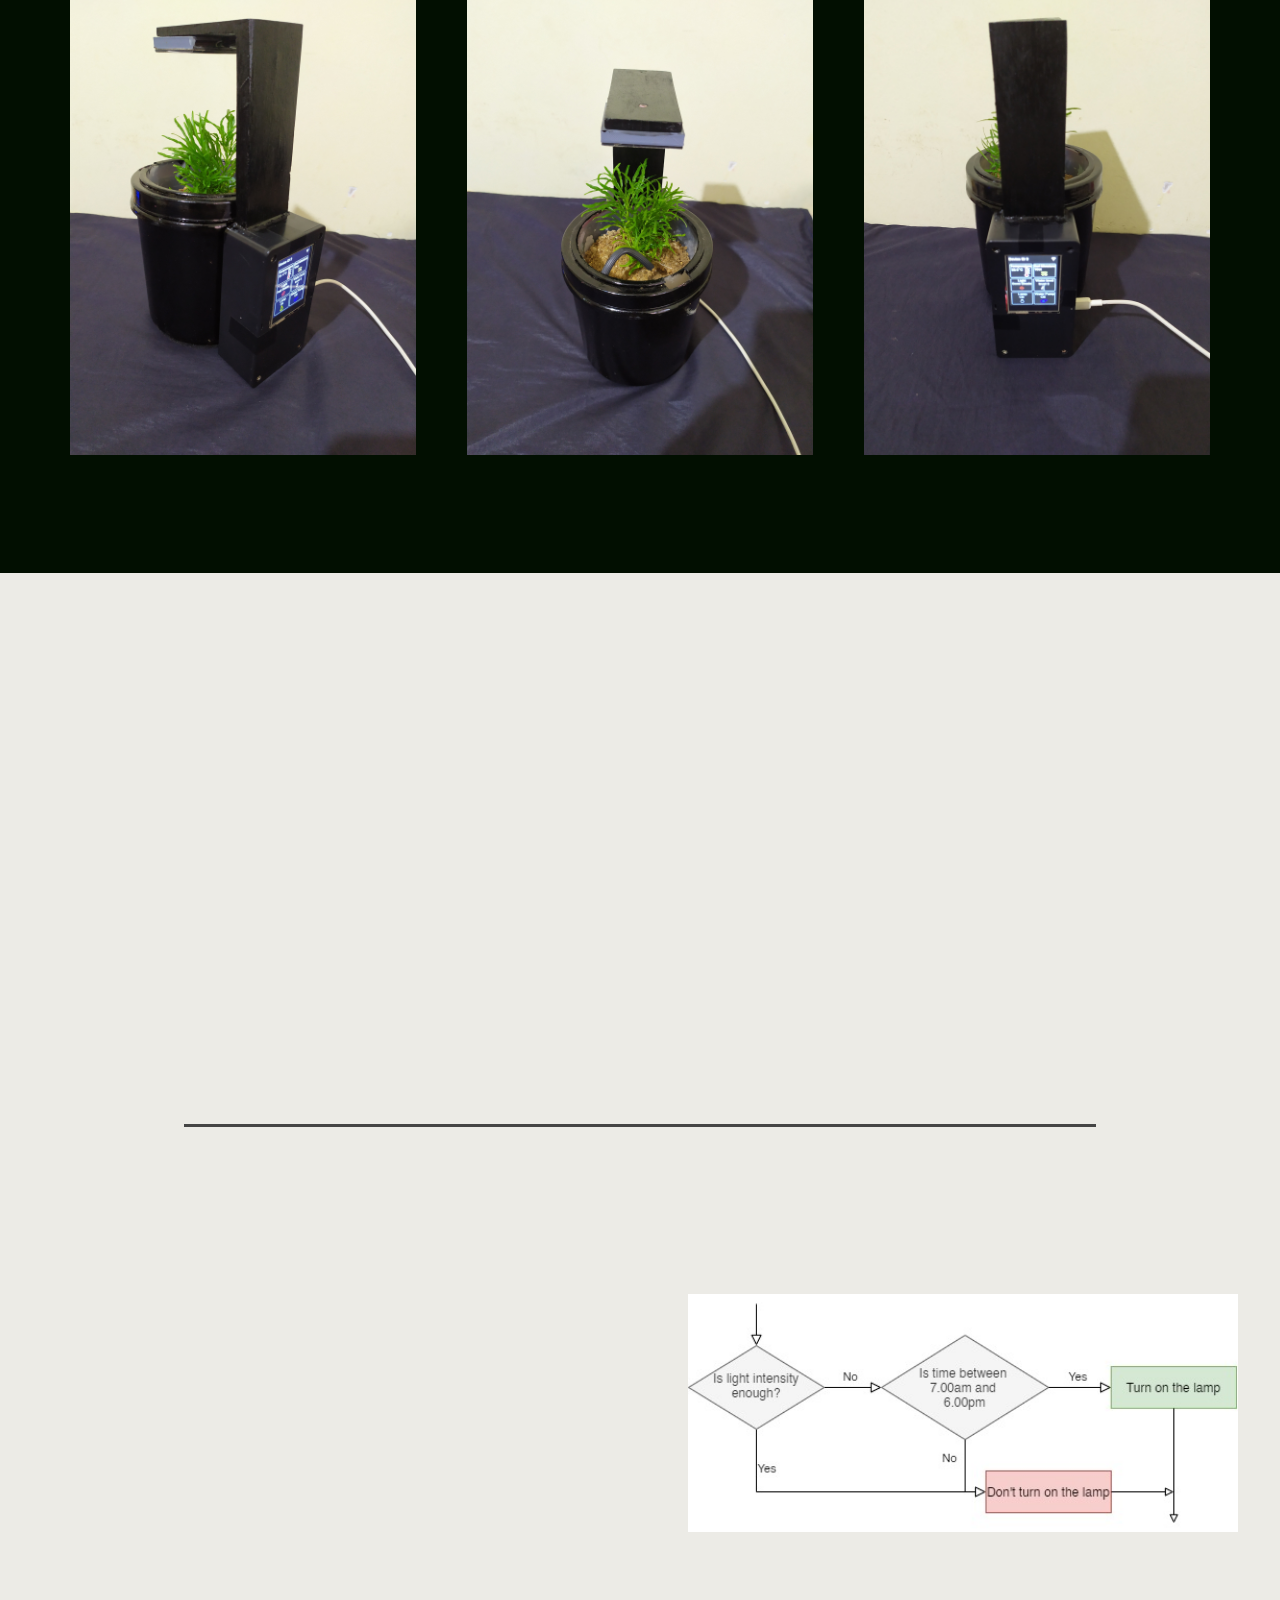
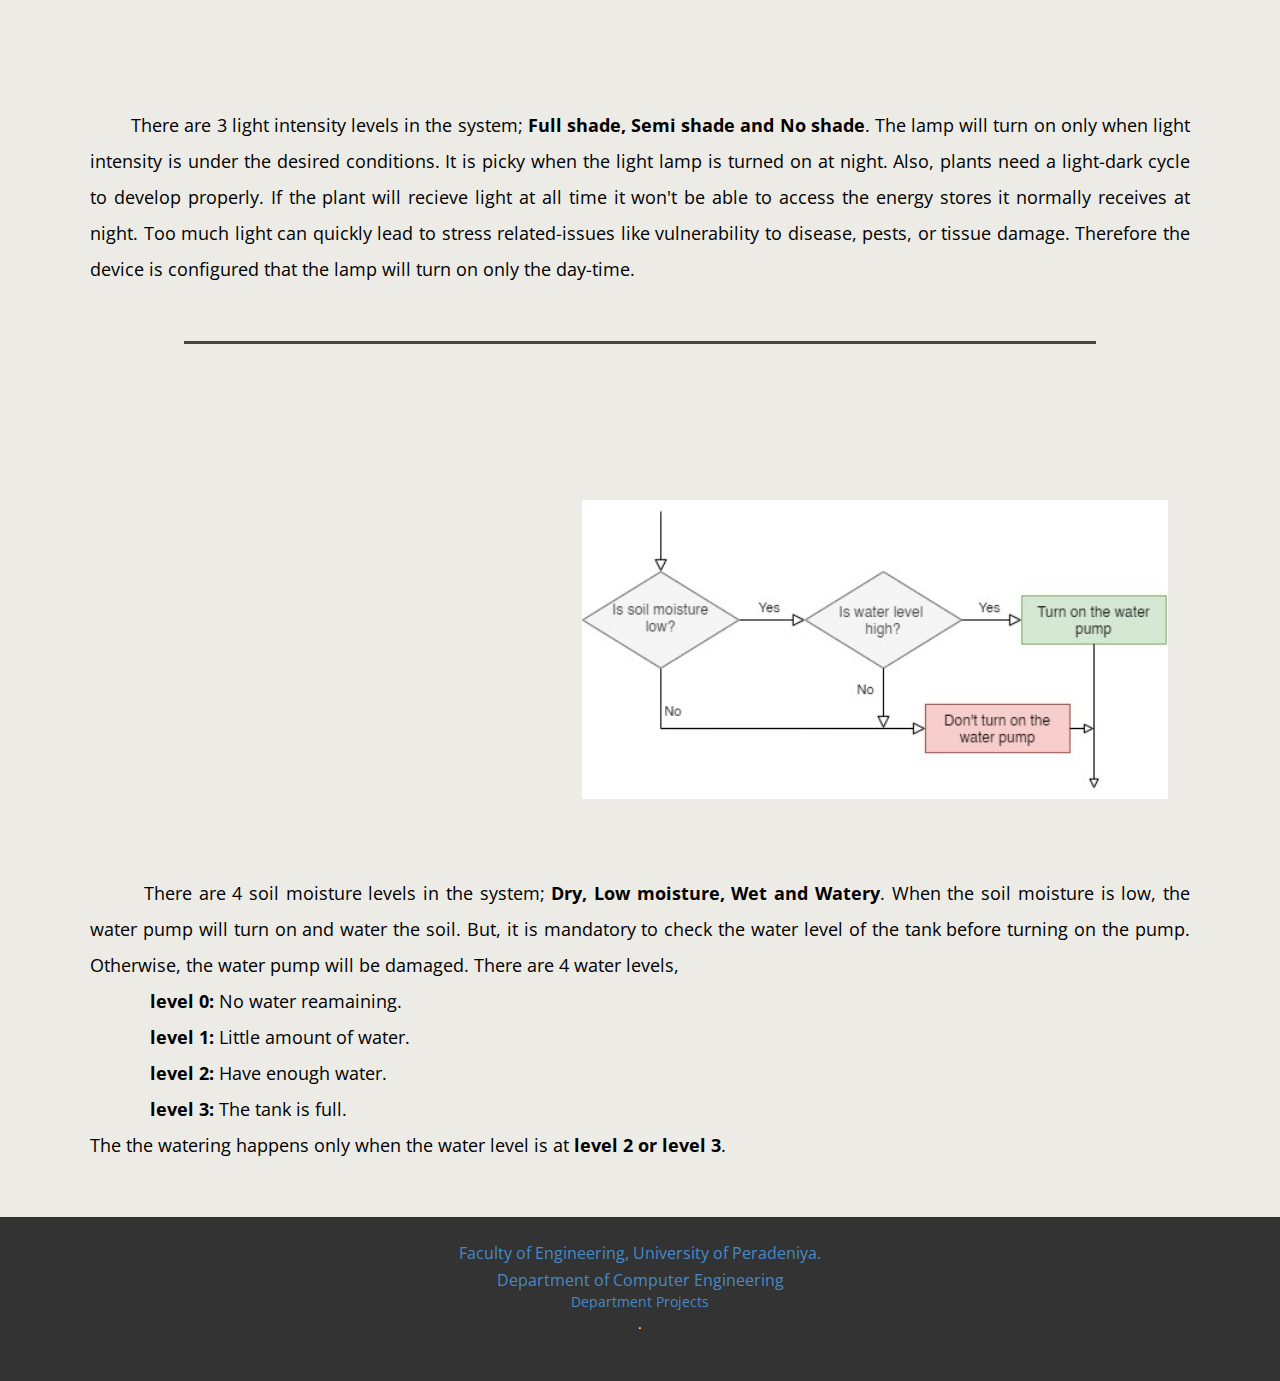
<file: Embedded-System.html>
<!DOCTYPE html>
<html style="font-size: 16px;" lang="en"><head>
    <meta name="viewport" content="width=device-width, initial-scale=1.0">
    <meta charset="utf-8">
    <meta name="keywords" content="Smart Planting System">
    <meta name="description" content="">
    <title>Embedded System</title>
    <link rel="stylesheet" href="nicepage.css" media="screen">
<link rel="stylesheet" href="Embedded-System.css" media="screen">
    <script class="u-script" type="text/javascript" src="jquery.js" defer=""></script>
    <script class="u-script" type="text/javascript" src="nicepage.js" defer=""></script>
    <meta name="generator" content="Nicepage 5.2.0, nicepage.com">
    <link rel="icon" href="images/favicon.png">
    <link id="u-theme-google-font" rel="stylesheet" href="https://fonts.googleapis.com/css?family=Open+Sans:300,300i,400,400i,500,500i,600,600i,700,700i,800,800i">
    
    
    
    
    
    
    
    
    <script type="application/ld+json">{
		"@context": "http://schema.org",
		"@type": "Organization",
		"name": "Smart Planting System",
		"logo": "images/Logo_white8x.png"
}</script>
    <meta name="theme-color" content="#478ac9">
    <meta property="og:title" content="Embedded System">
    <meta property="og:description" content="">
    <meta property="og:type" content="website">
  </head>
  <body class="u-body u-overlap u-overlap-contrast u-xl-mode" data-lang="en"><header class="u-clearfix u-header u-sticky u-sticky-3fe1 u-header" id="sec-afed"><a href="Smart-Planting-System.html" class="u-image u-logo u-image-1" data-image-width="1920" data-image-height="1920" title="Home">
        <img src="images/Logo_white8x.png" class="u-logo-image u-logo-image-1">
      </a><nav class="u-menu u-menu-one-level u-offcanvas u-menu-1">
        <div class="menu-collapse" style="font-size: 1rem; letter-spacing: 0px;">
          <a class="u-button-style u-custom-left-right-menu-spacing u-custom-padding-bottom u-custom-text-hover-color u-custom-top-bottom-menu-spacing u-nav-link u-text-active-palette-1-base u-text-hover-palette-2-base" href="#">
            <svg class="u-svg-link" viewBox="0 0 24 24"><use xmlns:xlink="http://www.w3.org/1999/xlink" xlink:href="#menu-hamburger"></use></svg>
            <svg class="u-svg-content" version="1.1" id="menu-hamburger" viewBox="0 0 16 16" x="0px" y="0px" xmlns:xlink="http://www.w3.org/1999/xlink" xmlns="http://www.w3.org/2000/svg"><g><rect y="1" width="16" height="2"></rect><rect y="7" width="16" height="2"></rect><rect y="13" width="16" height="2"></rect>
</g></svg>
          </a>
        </div>
        <div class="u-custom-menu u-nav-container">
          <ul class="u-custom-font u-heading-font u-nav u-spacing-30 u-unstyled u-nav-1"><li class="u-nav-item"><a class="u-border-3 u-border-active-white u-border-no-left u-border-no-right u-border-no-top u-button-style u-nav-link u-text-active-white u-text-hover-grey-15 u-text-white" href="Smart-Planting-System.html" style="padding: 10px 0px;">Home</a>
</li><li class="u-nav-item"><a class="u-border-3 u-border-active-white u-border-no-left u-border-no-right u-border-no-top u-button-style u-nav-link u-text-active-white u-text-hover-grey-15 u-text-white" href="Embedded-System.html" style="padding: 10px 0px;">Hardware</a>
</li><li class="u-nav-item"><a class="u-border-3 u-border-active-white u-border-no-left u-border-no-right u-border-no-top u-button-style u-nav-link u-text-active-white u-text-hover-grey-15 u-text-white" href="Cloud-and-Application.html" style="padding: 10px 0px;">Cloud &amp; Mobile App</a>
</li><li class="u-nav-item"><a class="u-border-3 u-border-active-white u-border-no-left u-border-no-right u-border-no-top u-button-style u-nav-link u-text-active-white u-text-hover-grey-15 u-text-white" href="Testing.html" style="padding: 10px 0px;">Testing</a>
</li></ul>
        </div>
        <div class="u-custom-menu u-nav-container-collapse">
          <div class="u-black u-container-style u-inner-container-layout u-opacity u-opacity-95 u-sidenav">
            <div class="u-inner-container-layout u-sidenav-overflow">
              <div class="u-menu-close"></div>
              <ul class="u-align-center u-nav u-popupmenu-items u-unstyled u-nav-2"><li class="u-nav-item"><a class="u-button-style u-nav-link" href="Smart-Planting-System.html">Home</a>
</li><li class="u-nav-item"><a class="u-button-style u-nav-link" href="Embedded-System.html">Hardware</a>
</li><li class="u-nav-item"><a class="u-button-style u-nav-link" href="Cloud-and-Application.html">Cloud &amp; Mobile App</a>
</li><li class="u-nav-item"><a class="u-button-style u-nav-link" href="Testing.html">Testing</a>
</li></ul>
            </div>
          </div>
          <div class="u-black u-menu-overlay u-opacity u-opacity-70"></div>
        </div>
      </nav></header>
    <section class="u-clearfix u-image u-shading u-section-1" id="sec-908e" data-image-width="1920" data-image-height="1080">
      <div class="u-clearfix u-sheet u-valign-middle u-sheet-1">
        <p class="u-align-center u-custom-font u-heading-font u-text u-text-default u-text-1" data-animation-name="customAnimationIn" data-animation-duration="2000">Smart Planting System</p>
        <h2 class="u-align-center u-text u-text-body-alt-color u-text-2" data-animation-name="customAnimationIn" data-animation-duration="2000">Hardware &amp; Design</h2>
        <a href="Embedded-System.html#HW_Introduction" class="u-border-3 u-border-hover-white u-border-white u-btn u-btn-round u-button-style u-custom-font u-heading-font u-hover-custom-color-2 u-none u-radius-50 u-text-hover-white u-btn-1" data-animation-name="customAnimationIn" data-animation-duration="2000"><span class="u-file-icon u-icon u-text-white"><img src="images/32195-0c06d182.png" alt=""></span>&nbsp;Get Started
        </a>
        <a href="https://github.com/cepdnaclk/e18-3yp-Smart-Planting-System" class="u-border-3 u-border-hover-white u-border-white u-btn u-btn-round u-button-style u-custom-font u-heading-font u-hover-custom-color-2 u-none u-radius-50 u-text-hover-white u-btn-2" data-animation-name="customAnimationIn" data-animation-duration="2000" target="_blank">Project Repo</a>
      </div>
    </section>
    <section class="u-align-center u-clearfix u-container-align-center u-custom-color-4 u-section-2" id="sec-4a73">
      <div class="u-clearfix u-sheet u-sheet-1">
        <h2 class="u-align-center u-text u-text-1" data-animation-name="customAnimationIn" data-animation-duration="1500" data-animation-out="0">Hardware Components</h2>
        <p class="u-align-center u-custom-font u-heading-font u-text u-text-2" data-animation-direction="Up" data-animation-duration="1500" data-animation-out="0" data-animation-name="customAnimationIn">Sensors &amp;&nbsp;Actuators</p>
        <div class="u-expanded-width u-list u-list-1">
          <div class="u-repeater u-repeater-1">
            <div class="u-align-center u-container-style u-list-item u-opacity u-opacity-10 u-repeater-item u-video-cover u-white u-list-item-1" data-animation-name="customAnimationIn" data-animation-duration="1500" data-animation-direction="X" data-animation-out="0">
              <div class="u-container-layout u-similar-container u-container-layout-1">
                <img class="u-align-center u-image u-image-contain u-image-default u-preserve-proportions u-image-1" src="images/473cc4cc-1c8e-4d1d-af6a-38fca1b5c930.64f20f5131dd471541183b73ea91f627.webp" alt="" data-image-width="450" data-image-height="450">
                <h3 class="u-align-center u-text u-text-white u-text-3">NodeMCU with an ESP32&nbsp;</h3>
                <ul class="u-align-left u-text u-text-body-alt-color u-text-4">
                  <li>Main control Unit.</li>
                  <li> 34 × programmable GPIOs.</li>
                  <li>WiFi 2.4 GHz.<br>
                  </li>
                  <li>Operating voltage: 3.3V</li>
                </ul>
              </div>
            </div>
            <div class="u-align-center u-container-style u-list-item u-opacity u-opacity-10 u-repeater-item u-video-cover u-white u-list-item-2" data-animation-name="customAnimationIn" data-animation-duration="1500" data-animation-direction="X" data-animation-out="0">
              <div class="u-container-layout u-similar-container u-container-layout-2">
                <img class="u-align-center u-image u-image-contain u-image-default u-preserve-proportions u-image-2" src="images/temp.jpg" alt="" data-image-width="498" data-image-height="408">
                <h3 class="u-align-center u-text u-text-white u-text-5"> Digital
Temperature Sensor Probe</h3>
                <ul class="u-align-left u-text u-text-body-alt-color u-text-6">
                  <li> Usable temperature range: -55 to 125°C</li>
                  <li>Uses 1-Wire interface- requires only one digital pin for communication.</li>
                  <li>±0.5°C Accuracy -10°C to +85°C</li>
                  <li>Usable with 3.0V to 5.5V power</li>
                </ul>
              </div>
            </div>
            <div class="u-align-center u-container-style u-list-item u-opacity u-opacity-10 u-repeater-item u-white u-list-item-3" data-animation-out="0" data-animation-name="customAnimationIn" data-animation-duration="1500" data-animation-direction="X">
              <div class="u-container-layout u-similar-container u-container-layout-3">
                <img class="u-align-center u-image u-image-contain u-image-default u-preserve-proportions u-image-3" src="images/image4.png" alt="" data-image-width="365" data-image-height="252">
                <h3 class="u-align-center u-text u-text-white u-text-7">Soil Moisture Sensor</h3>
                <ul class="u-align-left u-text u-text-body-alt-color u-text-8">
                  <li>Operating Voltage: DC 3.3-5.5V</li>
                  <li>Analog Input</li>
                  <li>Supports 3-pin Sensor interface.</li>
                  <li>Output Voltage: DC 0-3.0V<br>
                  </li>
                </ul>
              </div>
            </div>
            <div class="u-align-center u-container-style u-list-item u-opacity u-opacity-10 u-repeater-item u-video-cover u-white u-list-item-4" data-animation-name="customAnimationIn" data-animation-duration="1500" data-animation-direction="X" data-animation-out="0">
              <div class="u-container-layout u-similar-container u-container-layout-4">
                <img class="u-align-center u-image u-image-contain u-image-default u-preserve-proportions u-image-4" src="images/image51.png" alt="" data-image-width="332" data-image-height="288">
                <h3 class="u-align-center u-text u-text-white u-text-9">LDR light sensor module</h3>
                <ul class="u-align-left u-text u-text-body-alt-color u-text-10">
                  <li>Operating voltage 3.3V-5.5V</li>
                  <li>Digital/Analog output.</li>
                  <li>Supports 3 pin sensor interface.</li>
                  <li>Output signal clean, good waveform, driving ability, more than 15mA.<br>
                  </li>
                </ul>
              </div>
            </div>
            <div class="u-align-center u-container-style u-list-item u-opacity u-opacity-10 u-repeater-item u-video-cover u-white u-list-item-5" data-animation-name="customAnimationIn" data-animation-duration="1500" data-animation-direction="X" data-animation-out="0">
              <div class="u-container-layout u-similar-container u-container-layout-5">
                <img class="u-align-center u-image u-image-contain u-image-default u-preserve-proportions u-image-5" src="images/image6.png" alt="" data-image-width="333" data-image-height="259">
                <h3 class="u-align-center u-text u-text-white u-text-11">Water level depth detector</h3>
                <ul class="u-align-left u-text u-text-body-alt-color u-text-12">
                  <li>Operating voltage: DC 3-5.5V</li>
                  <li>Operating current: less than 20mA<br>
                  </li>
                  <li>Sensor type: Analog</li>
                  <li>Operating temperature:10-30</li>
                </ul>
              </div>
            </div>
            <div class="u-align-center u-container-style u-list-item u-opacity u-opacity-10 u-repeater-item u-video-cover u-white u-list-item-6" data-animation-name="customAnimationIn" data-animation-duration="1500" data-animation-direction="X" data-animation-out="0">
              <div class="u-container-layout u-similar-container u-container-layout-6">
                <img class="u-align-center u-image u-image-contain u-image-default u-preserve-proportions u-image-6" src="images/2.4in-TFT-LCD-for-uno-01.jpg" alt="" data-image-width="800" data-image-height="750">
                <h3 class="u-align-center u-text u-text-white u-text-13"> TFT Display Module</h3>
                <ul class="u-align-left u-text u-text-body-alt-color u-text-14">
                  <li> 2.4" diagonal LCD TFT display.</li>
                  <li>Use with 3.3V or 5V logic.</li>
                  <li>128x160 resolution.</li>
                  <li>Used Digital pins.</li>
                </ul>
              </div>
            </div>
            <div class="u-align-center u-container-style u-list-item u-opacity u-opacity-10 u-repeater-item u-video-cover u-white u-list-item-7" data-animation-name="customAnimationIn" data-animation-duration="1500" data-animation-direction="X" data-animation-out="0">
              <div class="u-container-layout u-similar-container u-container-layout-7">
                <img class="u-align-center u-image u-image-contain u-image-default u-preserve-proportions u-image-7" src="images/image9.png" alt="" data-image-width="284" data-image-height="299">
                <h3 class="u-align-center u-text u-text-white u-text-15">Mini Water pump</h3>
                <ul class="u-align-left u-text u-text-body-alt-color u-text-16">
                  <li>Operating voltage: 2.5-6V</li>
                  <li>Flow rate 80-120L/H</li>
                  <li>Low noise.</li>
                </ul>
              </div>
            </div>
            <div class="u-align-center u-container-style u-list-item u-opacity u-opacity-10 u-repeater-item u-video-cover u-white u-list-item-8" data-animation-name="customAnimationIn" data-animation-duration="1500" data-animation-direction="X" data-animation-out="0">
              <div class="u-container-layout u-similar-container u-container-layout-8">
                <img class="u-align-center u-image u-image-contain u-image-default u-preserve-proportions u-image-8" src="images/1w-red-led-500x500.jpg" alt="" data-image-width="360" data-image-height="360">
                <h3 class="u-align-center u-text u-text-white u-text-17"> 1W LED</h3>
                <ul class="u-align-left u-text u-text-body-alt-color u-text-18">
                  <li> Operating voltage: 3.3V.</li>
                  <li>LED colour: warm white</li>
                  <li>Deimention: 14.4mm (Pin to Pin).</li>
                </ul>
              </div>
            </div>
            <div class="u-align-center u-container-style u-list-item u-opacity u-opacity-10 u-repeater-item u-video-cover u-white u-list-item-9" data-animation-name="customAnimationIn" data-animation-duration="1500" data-animation-direction="X" data-animation-out="0">
              <div class="u-container-layout u-similar-container u-container-layout-9">
                <img class="u-align-center u-image u-image-contain u-image-default u-preserve-proportions u-image-9" src="images/Artboard12.png" alt="" data-image-width="800" data-image-height="800">
                <h3 class="u-align-center u-text u-text-white u-text-19">&nbsp;</h3>
                <ul class="u-align-left u-text u-text-body-alt-color u-text-20">
                  <li>&nbsp;330Ω, 4.7kΩ resistors.</li>
                  <li>1N4001 diode.</li>
                  <li>P2N2222 transistor.</li>
                  <li>Wires.</li>
                </ul>
              </div>
            </div>
          </div>
        </div>
      </div>
    </section>
    <section class="u-clearfix u-custom-color-3 u-section-3" id="HW_Circuit">
      <div class="u-clearfix u-sheet u-sheet-1">
        <h2 class="u-align-center u-text u-text-1" data-animation-name="customAnimationIn" data-animation-duration="1500" data-animation-out="0">Cricuit Diagram</h2>
        <img class="u-align-center u-image u-image-contain u-image-default u-preserve-proportions u-image-1" src="images/Artboard3.png" alt="" data-image-width="1921" data-image-height="1181" data-animation-name="customAnimationIn" data-animation-duration="1500" data-animation-out="0">
      </div>
    </section>
    <section class="u-align-center u-clearfix u-custom-color-4 u-section-4" id="sec-e89d">
      <div class="u-clearfix u-sheet u-sheet-1">
        <h2 class="u-text u-text-default u-text-1" data-animation-name="customAnimationIn" data-animation-duration="1500" data-animation-out="0">3D MODEL</h2>
        <img class="u-image u-image-contain u-image-default u-preserve-proportions u-image-1" src="images/3D.png" alt="" data-image-width="924" data-image-height="424" data-animation-name="customAnimationIn" data-animation-duration="1500" data-animation-out="0">
      </div>
    </section>
    <section class="u-align-center u-clearfix u-custom-color-8 u-section-5" id="sec-94be">
      <div class="u-clearfix u-sheet u-valign-middle u-sheet-1">
        <h2 class="u-align-center u-text u-text-1" data-animation-name="customAnimationIn" data-animation-duration="1500" data-animation-out="0">Control flow of the device</h2>
        <img class="u-image u-image-contain u-image-default u-preserve-proportions u-image-1" src="images/flow.png" alt="" data-image-width="1390" data-image-height="1444" data-animation-name="customAnimationIn" data-animation-duration="1500" data-animation-out="0">
      </div>
    </section>
    <section class="u-align-center u-clearfix u-custom-color-4 u-section-6" id="sec-f817">
      <div class="u-clearfix u-sheet u-sheet-1">
        <h2 class="u-align-center u-text u-text-1" data-animation-name="customAnimationIn" data-animation-duration="1500" data-animation-out="0">Final Product</h2>
        <div class="u-rotation-parent u-rotation-parent-1">
          <img class="u-image u-image-default u-preserve-proportions u-rotate-90 u-image-1" src="images/IMG_20230118_175853.jpg" alt="" data-image-width="4000" data-image-height="3000">
        </div>
        <div class="u-rotation-parent u-rotation-parent-2">
          <img class="u-image u-image-default u-preserve-proportions u-rotate-90 u-image-2" src="images/IMG_20230118_175932.jpg" alt="" data-image-width="4000" data-image-height="3000">
        </div>
        <img class="u-image u-image-default u-image-3" src="images/IMG_20230119_013158.jpg" alt="" data-image-width="2959" data-image-height="3945">
      </div>
    </section>
    <section class="u-clearfix u-custom-color-8 u-section-7" id="sec-c381">
      <div class="u-clearfix u-sheet u-sheet-1">
        <h2 class="u-align-center u-text u-text-1" data-animation-name="customAnimationIn" data-animation-duration="1500" data-animation-out="0">Hardware Demonstration</h2>
        <p class="u-align-left u-custom-font u-heading-font u-text u-text-2" data-animation-direction="Up" data-animation-duration="1500" data-animation-out="0" data-animation-name="customAnimationIn">Functionality of the device</p>
        <div class="u-preserve-proportions u-video u-video-contain u-video-1">
          <div class="embed-responsive embed-responsive-1">
            <iframe style="position: absolute;top: 0;left: 0;width: 100%;height: 100%;" class="embed-responsive-item" src="https://www.youtube.com/embed/Crha6ouVpb0?mute=0&amp;showinfo=0&amp;controls=1&amp;start=0" frameborder="0" allowfullscreen=""></iframe>
          </div>
        </div>
        <div class="u-align-center u-border-3 u-border-grey-dark-1 u-line u-line-horizontal u-line-1"></div>
        <p class="u-align-left u-custom-font u-heading-font u-text u-text-3" data-animation-direction="Up" data-animation-duration="1500" data-animation-out="0" data-animation-name="customAnimationIn">Working of the lamp with light intensity</p>
        <div class="u-video u-video-contain u-video-2">
          <div class="embed-responsive embed-responsive-2">
            <iframe style="position: absolute;top: 0;left: 0;width: 100%;height: 100%;" class="embed-responsive-item" src="https://www.youtube.com/embed/7bksmd-uJkU?mute=0&amp;showinfo=0&amp;controls=1&amp;start=0" frameborder="0" allowfullscreen=""></iframe>
          </div>
        </div>
        <img class="u-image u-image-contain u-image-default u-image-1" src="images/lamp.jpg" alt="" data-image-width="527" data-image-height="228">
        <p class="u-align-justify u-custom-font u-heading-font u-text u-text-black u-text-4">&nbsp; &nbsp; &nbsp; &nbsp; There are 3 light intensity levels in the system; <span style="font-weight: 700;">Full shade, Semi shade and No shade</span>. ​The lamp will turn on only when light intensity is under the desired conditions. It is picky when the light lamp is turned on at night. Also, plants need a light-dark cycle to develop properly. If the plant will recieve light at all time it&nbsp;won't be able to access the energy stores it normally receives at night. Too much light can quickly lead to stress related-issues like vulnerability to disease, pests, or tissue damage. Therefore the device is configured that the lamp will turn on only the day-time.&nbsp;
        </p>
        <div class="u-align-center u-border-3 u-border-grey-dark-1 u-line u-line-horizontal u-line-2"></div>
        <p class="u-align-left u-custom-font u-heading-font u-text u-text-5" data-animation-direction="Up" data-animation-duration="1500" data-animation-out="0" data-animation-name="customAnimationIn">Working of watering system according to soil moisture</p>
        <img class="u-image u-image-contain u-image-default u-image-2" src="images/soil.jpg" alt="" data-image-width="487" data-image-height="248">
        <div class="u-preserve-proportions u-video u-video-contain u-video-3">
          <div class="embed-responsive embed-responsive-3">
            <iframe style="position: absolute;top: 0;left: 0;width: 100%;height: 100%;" class="embed-responsive-item" src="https://www.youtube.com/embed/BKoIcIhvbbM?mute=0&amp;showinfo=0&amp;controls=1&amp;start=0" frameborder="0" allowfullscreen=""></iframe>
          </div>
        </div>
        <p class="u-align-justify u-custom-font u-heading-font u-text u-text-black u-text-6"> &nbsp; &nbsp; &nbsp; &nbsp; There are 4 soil moisture levels in the system; <span style="font-weight: 700;">Dry, Low moisture, Wet and Watery</span>. When the soil moisture is low, the water pump will turn on and water the soil. But, it is mandatory to check the water level of the tank before turning on the pump. Otherwise, the water pump will be damaged. There are 4 water levels,<br>&nbsp; &nbsp; &nbsp; &nbsp; &nbsp; &nbsp;<span style="font-weight: 700;"> level 0:</span> No water reamaining.<br>&nbsp; &nbsp; &nbsp; &nbsp; &nbsp; &nbsp;<span style="font-weight: 700;"> level 1:</span> Little amount of water.<br>&nbsp; &nbsp; &nbsp; &nbsp; &nbsp; &nbsp; <span style="font-weight: 700;">level 2:</span> Have enough water.<br>&nbsp; &nbsp; &nbsp; &nbsp; &nbsp; &nbsp; <span style="font-weight: 700;">level 3:</span> The tank is full.<br>The the watering happens only when the water level is at <span style="font-weight: 700;">level 2 or level 3</span>.
        </p>
      </div>
    </section>
    
    
    <footer class="u-align-center u-clearfix u-footer u-grey-80 u-footer" id="Footer"><div class="u-clearfix u-sheet u-sheet-1">
        <a href="https://eng.pdn.ac.lk/" class="u-active-none u-align-center u-border-none u-btn u-button-link u-button-style u-hover-none u-none u-text-palette-1-base u-btn-1" target="_blank">Faculty of Engineering, University of Peradeniya.<br>
        </a>
        <p class="u-small-text u-text u-text-variant u-text-1">
          <a href="https://projects.ce.pdn.ac.lk/" class="u-active-none u-border-none u-btn u-button-link u-button-style u-hover-none u-none u-text-palette-1-base u-btn-2" target="_blank">Department Projects<br>
          </a>.
        </p>
        <a href="http://www.ce.pdn.ac.lk/" class="u-active-none u-align-center u-border-none u-btn u-button-link u-button-style u-hover-none u-none u-text-palette-1-base u-btn-3" target="_blank">Department of Computer Engineering<br>
        </a>
      </div></footer>
  
</body></html>
</file>
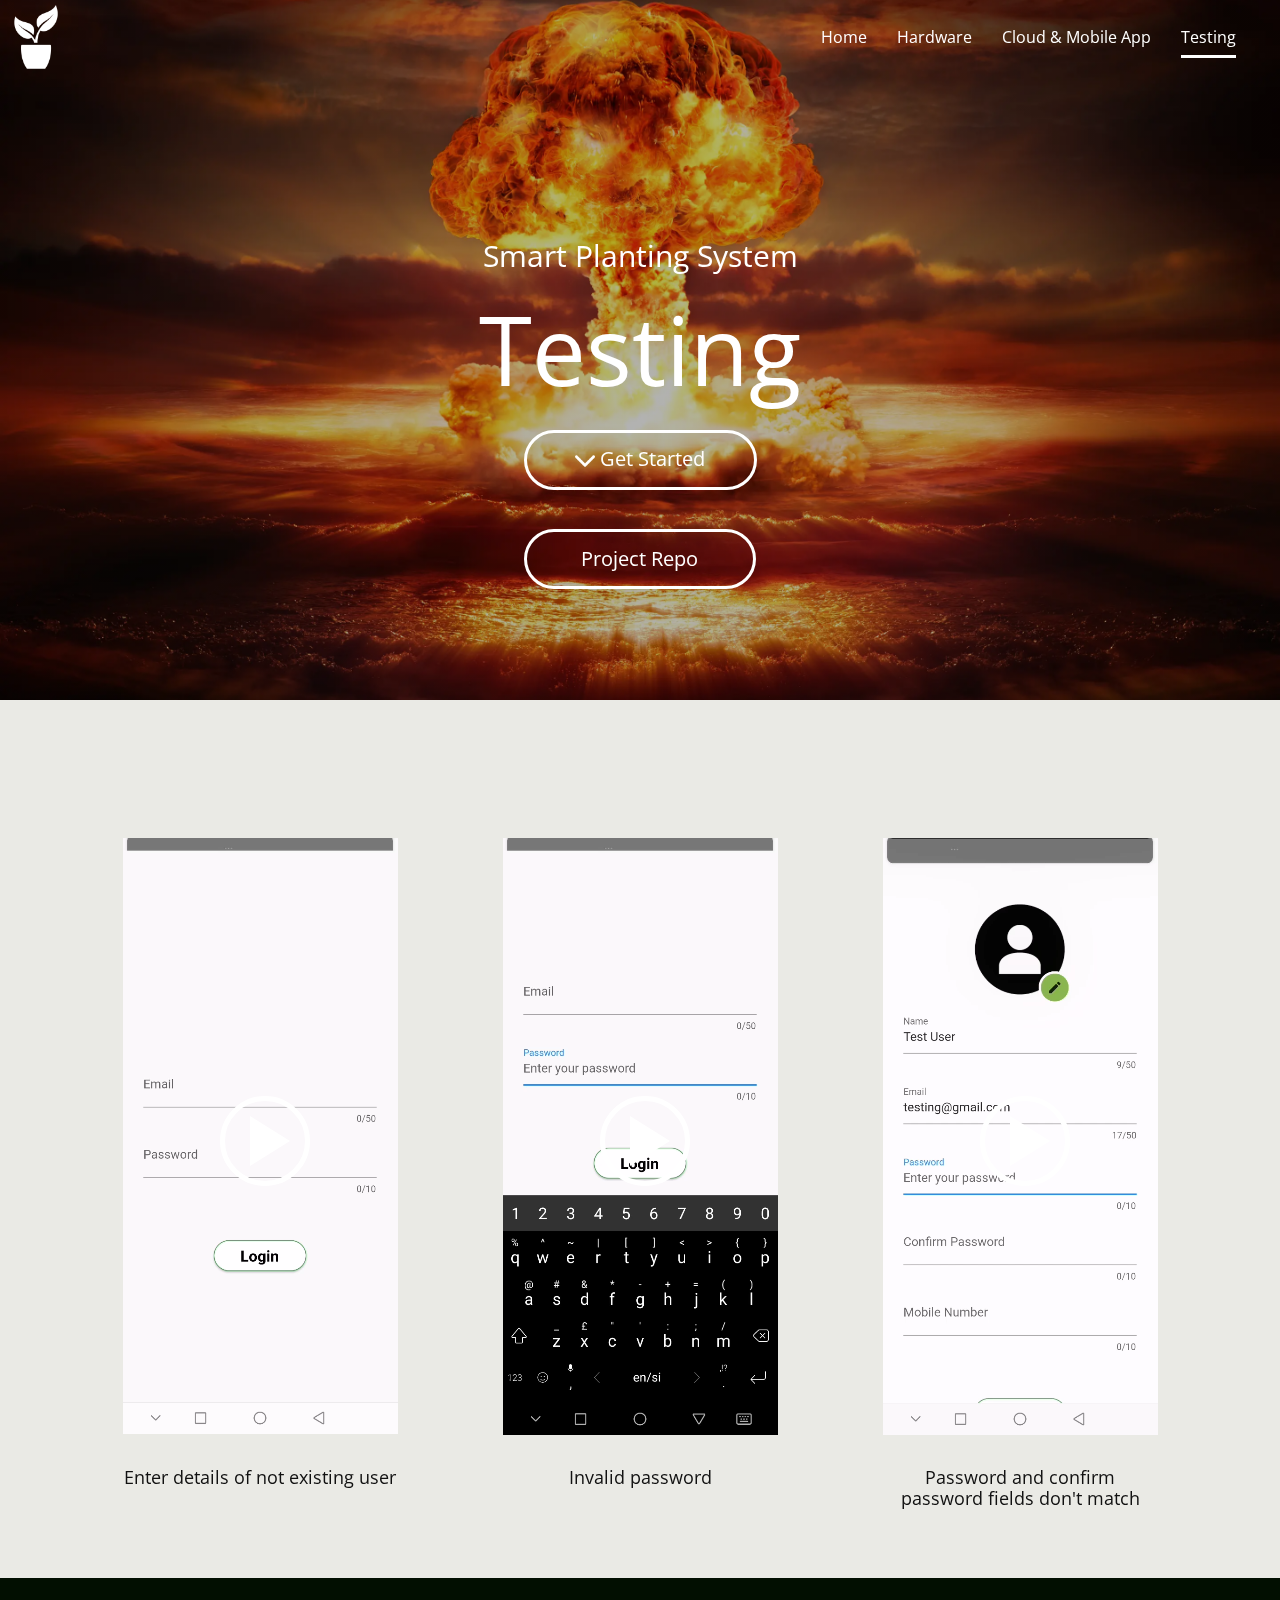
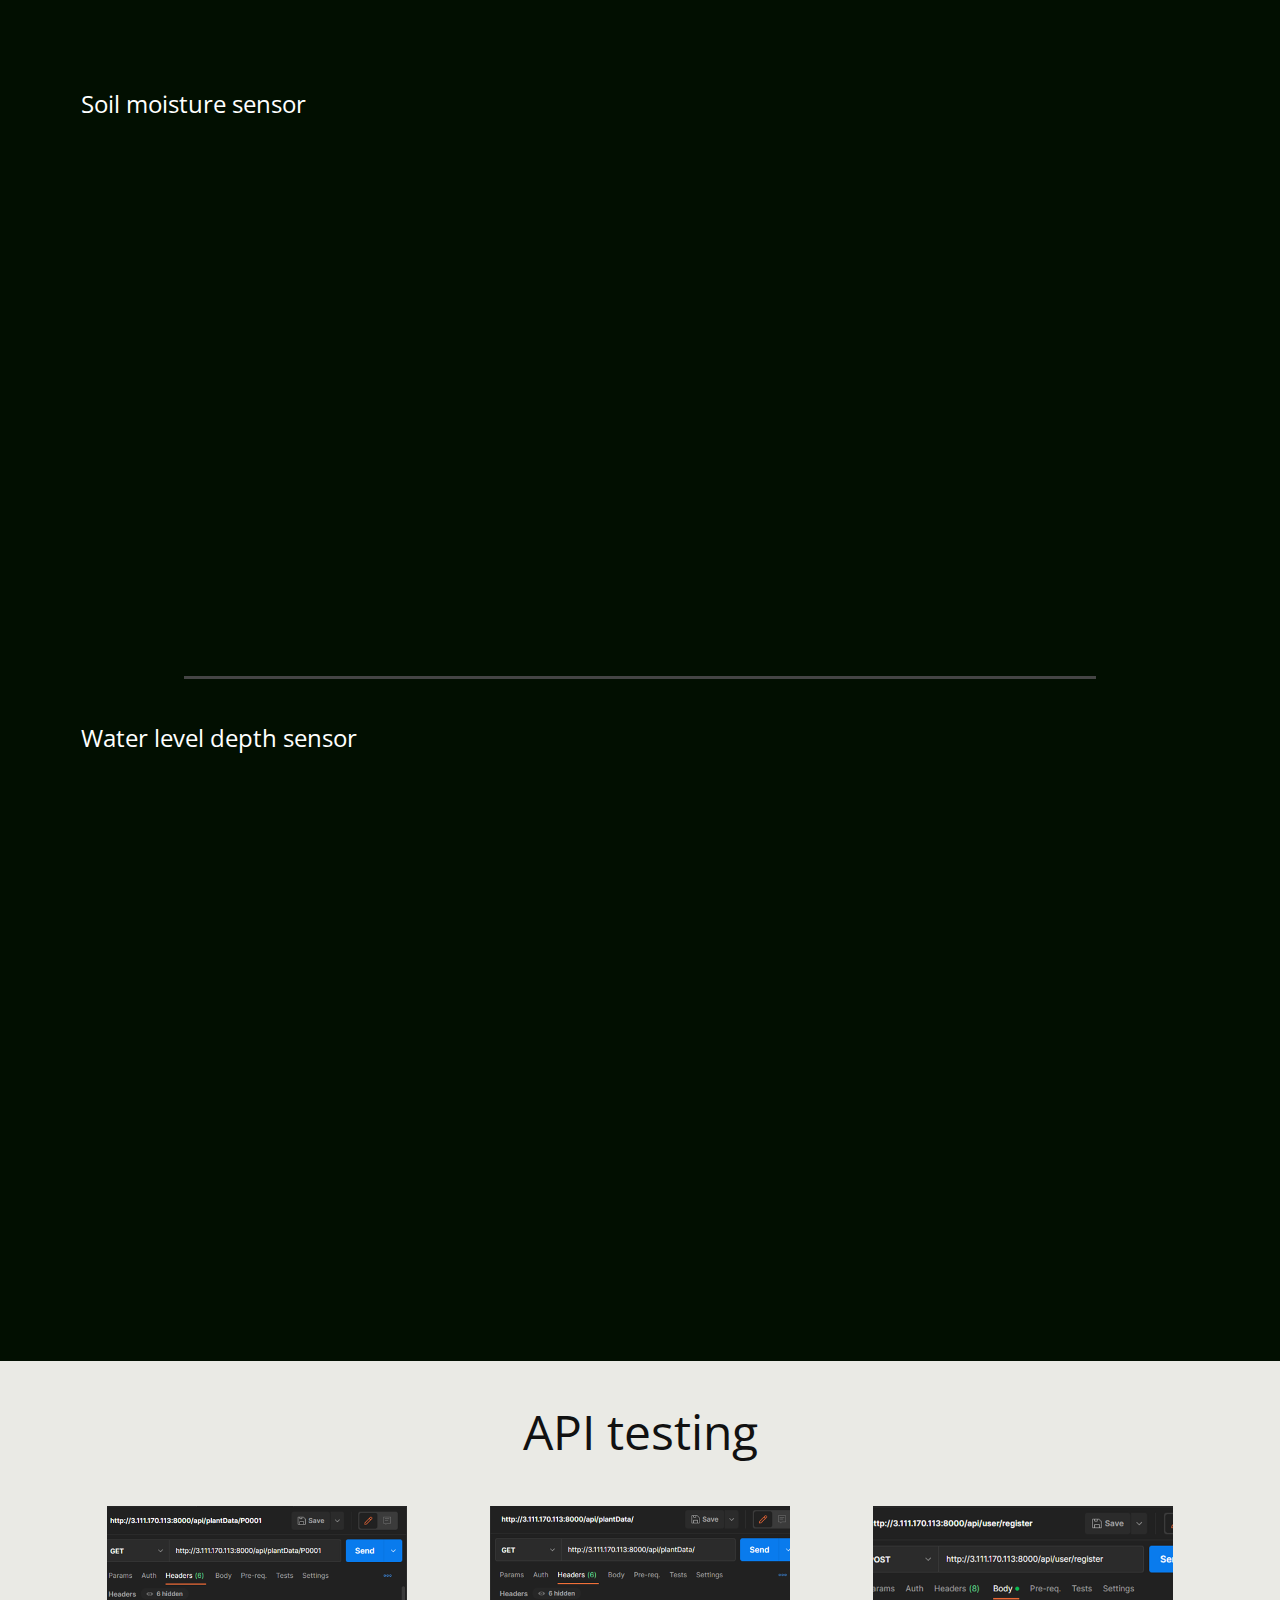
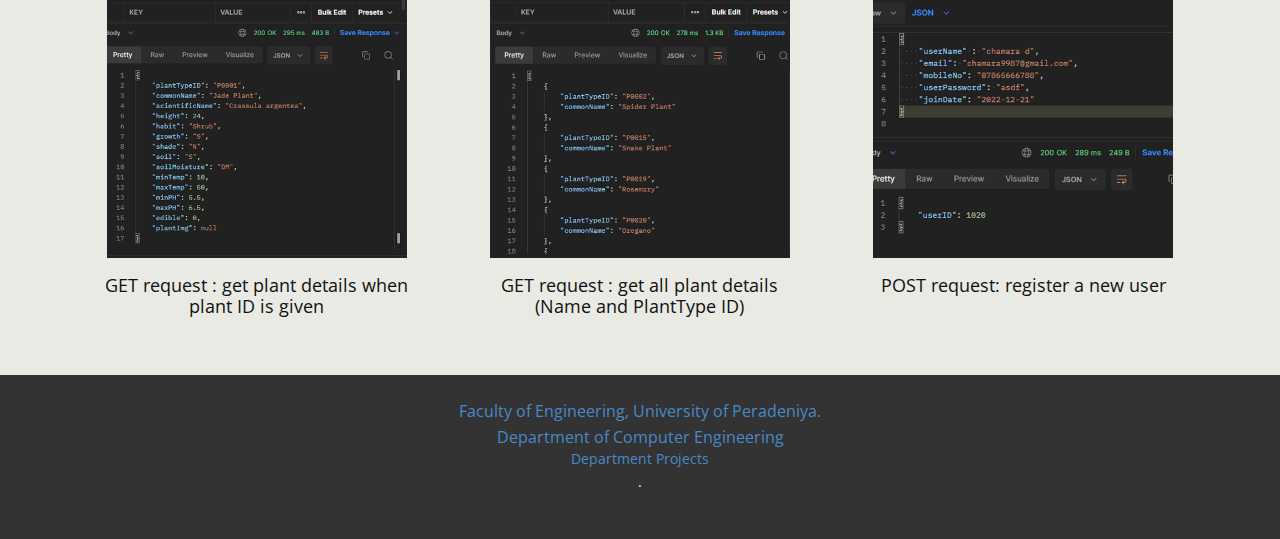
<file: Testing.html>
<!DOCTYPE html>
<html style="font-size: 16px;" lang="en"><head>
    <meta name="viewport" content="width=device-width, initial-scale=1.0">
    <meta charset="utf-8">
    <meta name="keywords" content="">
    <meta name="description" content="">
    <title>Testing</title>
    <link rel="stylesheet" href="nicepage.css" media="screen">
<link rel="stylesheet" href="Testing.css" media="screen">
    <script class="u-script" type="text/javascript" src="jquery.js" defer=""></script>
    <script class="u-script" type="text/javascript" src="nicepage.js" defer=""></script>
    <meta name="generator" content="Nicepage 5.2.0, nicepage.com">
    <link rel="icon" href="images/favicon.png">
    <link id="u-theme-google-font" rel="stylesheet" href="https://fonts.googleapis.com/css?family=Open+Sans:300,300i,400,400i,500,500i,600,600i,700,700i,800,800i">
    
    
    
    
    
    <script type="application/ld+json">{
		"@context": "http://schema.org",
		"@type": "Organization",
		"name": "Smart Planting System",
		"logo": "images/Logo_white8x.png"
}</script>
    <meta name="theme-color" content="#478ac9">
    <meta property="og:title" content="Testing">
    <meta property="og:description" content="">
    <meta property="og:type" content="website">
  </head>
  <body class="u-body u-overlap u-overlap-contrast u-xl-mode" data-lang="en"><header class="u-clearfix u-header u-sticky u-sticky-3fe1 u-header" id="sec-afed"><a href="Smart-Planting-System.html" class="u-image u-logo u-image-1" data-image-width="1920" data-image-height="1920" title="Home">
        <img src="images/Logo_white8x.png" class="u-logo-image u-logo-image-1">
      </a><nav class="u-menu u-menu-one-level u-offcanvas u-menu-1">
        <div class="menu-collapse" style="font-size: 1rem; letter-spacing: 0px;">
          <a class="u-button-style u-custom-left-right-menu-spacing u-custom-padding-bottom u-custom-text-hover-color u-custom-top-bottom-menu-spacing u-nav-link u-text-active-palette-1-base u-text-hover-palette-2-base" href="#">
            <svg class="u-svg-link" viewBox="0 0 24 24"><use xmlns:xlink="http://www.w3.org/1999/xlink" xlink:href="#menu-hamburger"></use></svg>
            <svg class="u-svg-content" version="1.1" id="menu-hamburger" viewBox="0 0 16 16" x="0px" y="0px" xmlns:xlink="http://www.w3.org/1999/xlink" xmlns="http://www.w3.org/2000/svg"><g><rect y="1" width="16" height="2"></rect><rect y="7" width="16" height="2"></rect><rect y="13" width="16" height="2"></rect>
</g></svg>
          </a>
        </div>
        <div class="u-custom-menu u-nav-container">
          <ul class="u-custom-font u-heading-font u-nav u-spacing-30 u-unstyled u-nav-1"><li class="u-nav-item"><a class="u-border-3 u-border-active-white u-border-no-left u-border-no-right u-border-no-top u-button-style u-nav-link u-text-active-white u-text-hover-grey-15 u-text-white" href="Smart-Planting-System.html" style="padding: 10px 0px;">Home</a>
</li><li class="u-nav-item"><a class="u-border-3 u-border-active-white u-border-no-left u-border-no-right u-border-no-top u-button-style u-nav-link u-text-active-white u-text-hover-grey-15 u-text-white" href="Embedded-System.html" style="padding: 10px 0px;">Hardware</a>
</li><li class="u-nav-item"><a class="u-border-3 u-border-active-white u-border-no-left u-border-no-right u-border-no-top u-button-style u-nav-link u-text-active-white u-text-hover-grey-15 u-text-white" href="Cloud-and-Application.html" style="padding: 10px 0px;">Cloud &amp; Mobile App</a>
</li><li class="u-nav-item"><a class="u-border-3 u-border-active-white u-border-no-left u-border-no-right u-border-no-top u-button-style u-nav-link u-text-active-white u-text-hover-grey-15 u-text-white" href="Testing.html" style="padding: 10px 0px;">Testing</a>
</li></ul>
        </div>
        <div class="u-custom-menu u-nav-container-collapse">
          <div class="u-black u-container-style u-inner-container-layout u-opacity u-opacity-95 u-sidenav">
            <div class="u-inner-container-layout u-sidenav-overflow">
              <div class="u-menu-close"></div>
              <ul class="u-align-center u-nav u-popupmenu-items u-unstyled u-nav-2"><li class="u-nav-item"><a class="u-button-style u-nav-link" href="Smart-Planting-System.html">Home</a>
</li><li class="u-nav-item"><a class="u-button-style u-nav-link" href="Embedded-System.html">Hardware</a>
</li><li class="u-nav-item"><a class="u-button-style u-nav-link" href="Cloud-and-Application.html">Cloud &amp; Mobile App</a>
</li><li class="u-nav-item"><a class="u-button-style u-nav-link" href="Testing.html">Testing</a>
</li></ul>
            </div>
          </div>
          <div class="u-black u-menu-overlay u-opacity u-opacity-70"></div>
        </div>
      </nav></header>
    <section class="u-clearfix u-image u-shading u-section-1" id="sec-ae85" data-image-width="2880" data-image-height="2078">
      <div class="u-clearfix u-sheet u-sheet-1">
        <p class="u-align-center u-custom-font u-heading-font u-text u-text-default u-text-1" data-animation-name="customAnimationIn" data-animation-duration="2000">Smart Planting System</p>
        <h2 class="u-align-center u-text u-text-body-alt-color u-text-2" data-animation-name="customAnimationIn" data-animation-duration="2000">Testing</h2>
        <a href="Testing.html#Auth-testing" class="u-border-3 u-border-hover-white u-border-white u-btn u-btn-round u-button-style u-custom-font u-heading-font u-hover-custom-color-2 u-none u-radius-50 u-text-hover-white u-btn-1" data-animation-name="customAnimationIn" data-animation-duration="2000"><span class="u-file-icon u-icon u-text-white"><img src="images/32195-0c06d182.png" alt=""></span>&nbsp;Get Started
        </a>
        <a href="https://github.com/cepdnaclk/e18-3yp-Smart-Planting-System" class="u-border-3 u-border-hover-white u-border-white u-btn u-btn-round u-button-style u-custom-font u-heading-font u-hover-custom-color-2 u-none u-radius-50 u-text-hover-white u-btn-2" data-animation-name="customAnimationIn" data-animation-duration="2000" target="_blank">Project Repo</a>
      </div>
    </section>
    <section class="u-align-center u-clearfix u-custom-color-3 u-section-2" id="Auth-testing">
      <div class="u-clearfix u-sheet u-valign-middle u-sheet-1">
        <h2 class="u-align-center u-text u-text-1" data-animation-name="customAnimationIn" data-animation-duration="1500" data-animation-out="0">Authentication testing</h2>
        <div class="u-clearfix u-expanded-width u-layout-wrap u-layout-wrap-1">
          <div class="u-layout">
            <div class="u-layout-row">
              <div class="u-container-style u-layout-cell u-size-20 u-layout-cell-1">
                <div class="u-container-layout u-container-layout-1">
                  <div class="u-preserve-proportions u-uploaded-video u-video u-video-cover u-video-1">
                    <div class="embed-responsive">
                      <video class="embed-responsive-item">
                        <source src="files/user_not_foud.mp4" type="video/mp4">
                        <p>Your browser does not support HTML5 video.</p>
                      </video>
                      <button class="u-video-poster"></button>
                    </div>
                  </div>
                  <h6 class="u-align-center u-text u-text-2">Enter details of not existing user</h6>
                </div>
              </div>
              <div class="u-container-style u-layout-cell u-size-20 u-layout-cell-2">
                <div class="u-container-layout u-container-layout-2">
                  <div class="u-preserve-proportions u-uploaded-video u-video u-video-cover u-video-2">
                    <div class="embed-responsive">
                      <video class="embed-responsive-item">
                        <source src="files/invalid_password.mp4" type="video/mp4">
                        <p>Your browser does not support HTML5 video.</p>
                      </video>
                      <button class="u-video-poster"></button>
                    </div>
                  </div>
                  <h6 class="u-align-center u-text u-text-3">Invalid password</h6>
                </div>
              </div>
              <div class="u-container-style u-layout-cell u-size-20 u-layout-cell-3">
                <div class="u-container-layout u-container-layout-3">
                  <div class="u-preserve-proportions u-uploaded-video u-video u-video-cover u-video-3">
                    <div class="embed-responsive">
                      <video class="embed-responsive-item">
                        <source src="files/wrongpasswordcombinations.mp4" type="video/mp4">
                        <p>Your browser does not support HTML5 video.</p>
                      </video>
                      <button class="u-video-poster"></button>
                    </div>
                  </div>
                  <h6 class="u-align-center u-text u-text-4">Password and confirm password fields don't match</h6>
                </div>
              </div>
            </div>
          </div>
        </div>
      </div>
    </section>
    <section class="u-align-center u-clearfix u-custom-color-4 u-section-3" id="sec-8c5e">
      <div class="u-clearfix u-sheet u-sheet-1">
        <h2 class="u-align-center u-text u-text-1" data-animation-name="customAnimationIn" data-animation-duration="1500" data-animation-out="0">Sensors Calibration</h2>
        <h2 class="u-text u-text-default u-text-2">Soil moisture sensor</h2>
        <div class="u-preserve-proportions u-video u-video-contain u-video-1">
          <div class="embed-responsive embed-responsive-1">
            <iframe style="position: absolute;top: 0;left: 0;width: 100%;height: 100%;" class="embed-responsive-item" src="https://www.youtube.com/embed/k54oRIaobqo?mute=0&amp;showinfo=0&amp;controls=1&amp;start=0" frameborder="0" allowfullscreen=""></iframe>
          </div>
        </div>
        <div class="u-align-center u-border-3 u-border-grey-dark-1 u-line u-line-horizontal u-line-1"></div>
        <h2 class="u-text u-text-default u-text-3">Water level depth sensor</h2>
        <div class="u-preserve-proportions u-video u-video-contain u-video-2">
          <div class="embed-responsive embed-responsive-2">
            <iframe style="position: absolute;top: 0;left: 0;width: 100%;height: 100%;" class="embed-responsive-item" src="https://www.youtube.com/embed/Gx3SkmxA08A?mute=0&amp;showinfo=0&amp;controls=1&amp;start=0" frameborder="0" allowfullscreen=""></iframe>
          </div>
        </div>
      </div>
    </section>
    <section class="u-align-left-md u-align-left-sm u-align-left-xs u-clearfix u-custom-color-3 u-section-4" id="API-testing">
      <div class="u-clearfix u-sheet u-sheet-1">
        <h2 class="u-align-center u-text u-text-1">API testing</h2>
        <div class="u-expanded-width u-list u-list-1">
          <div class="u-repeater u-repeater-1">
            <div class="u-container-style u-list-item u-repeater-item">
              <div class="u-container-layout u-similar-container u-container-layout-1">
                <img class="u-image u-image-default u-preserve-proportions u-image-1" src="images/image.png" alt="" data-image-width="563" data-image-height="632">
                <h6 class="u-align-center u-text u-text-2">GET request : get plant details when plant ID is given</h6>
              </div>
            </div>
            <div class="u-container-style u-list-item u-repeater-item">
              <div class="u-container-layout u-similar-container u-container-layout-2">
                <img class="u-image u-image-default u-preserve-proportions u-image-2" src="images/image1.png" alt="" data-image-width="536" data-image-height="631">
                <h6 class="u-align-center u-text u-text-3"> GET request : get all plant details (Name and PlantType ID)</h6>
              </div>
            </div>
            <div class="u-container-style u-list-item u-repeater-item">
              <div class="u-container-layout u-similar-container u-container-layout-3">
                <img class="u-image u-image-default u-preserve-proportions u-image-3" src="images/image7.png" alt="" data-image-width="598" data-image-height="631">
                <h6 class="u-align-center u-text u-text-4"> POST request: register a new user</h6>
              </div>
            </div>
          </div>
        </div>
      </div>
    </section>
    
    
    <footer class="u-align-center u-clearfix u-footer u-grey-80 u-footer" id="Footer"><div class="u-clearfix u-sheet u-sheet-1">
        <a href="https://eng.pdn.ac.lk/" class="u-active-none u-align-center u-border-none u-btn u-button-link u-button-style u-hover-none u-none u-text-palette-1-base u-btn-1" target="_blank">Faculty of Engineering, University of Peradeniya.<br>
        </a>
        <p class="u-small-text u-text u-text-variant u-text-1">
          <a href="https://projects.ce.pdn.ac.lk/" class="u-active-none u-border-none u-btn u-button-link u-button-style u-hover-none u-none u-text-palette-1-base u-btn-2" target="_blank">Department Projects<br>
          </a>.
        </p>
        <a href="http://www.ce.pdn.ac.lk/" class="u-active-none u-align-center u-border-none u-btn u-button-link u-button-style u-hover-none u-none u-text-palette-1-base u-btn-3" target="_blank">Department of Computer Engineering<br>
        </a>
      </div></footer>
  
</body></html>
</file>
